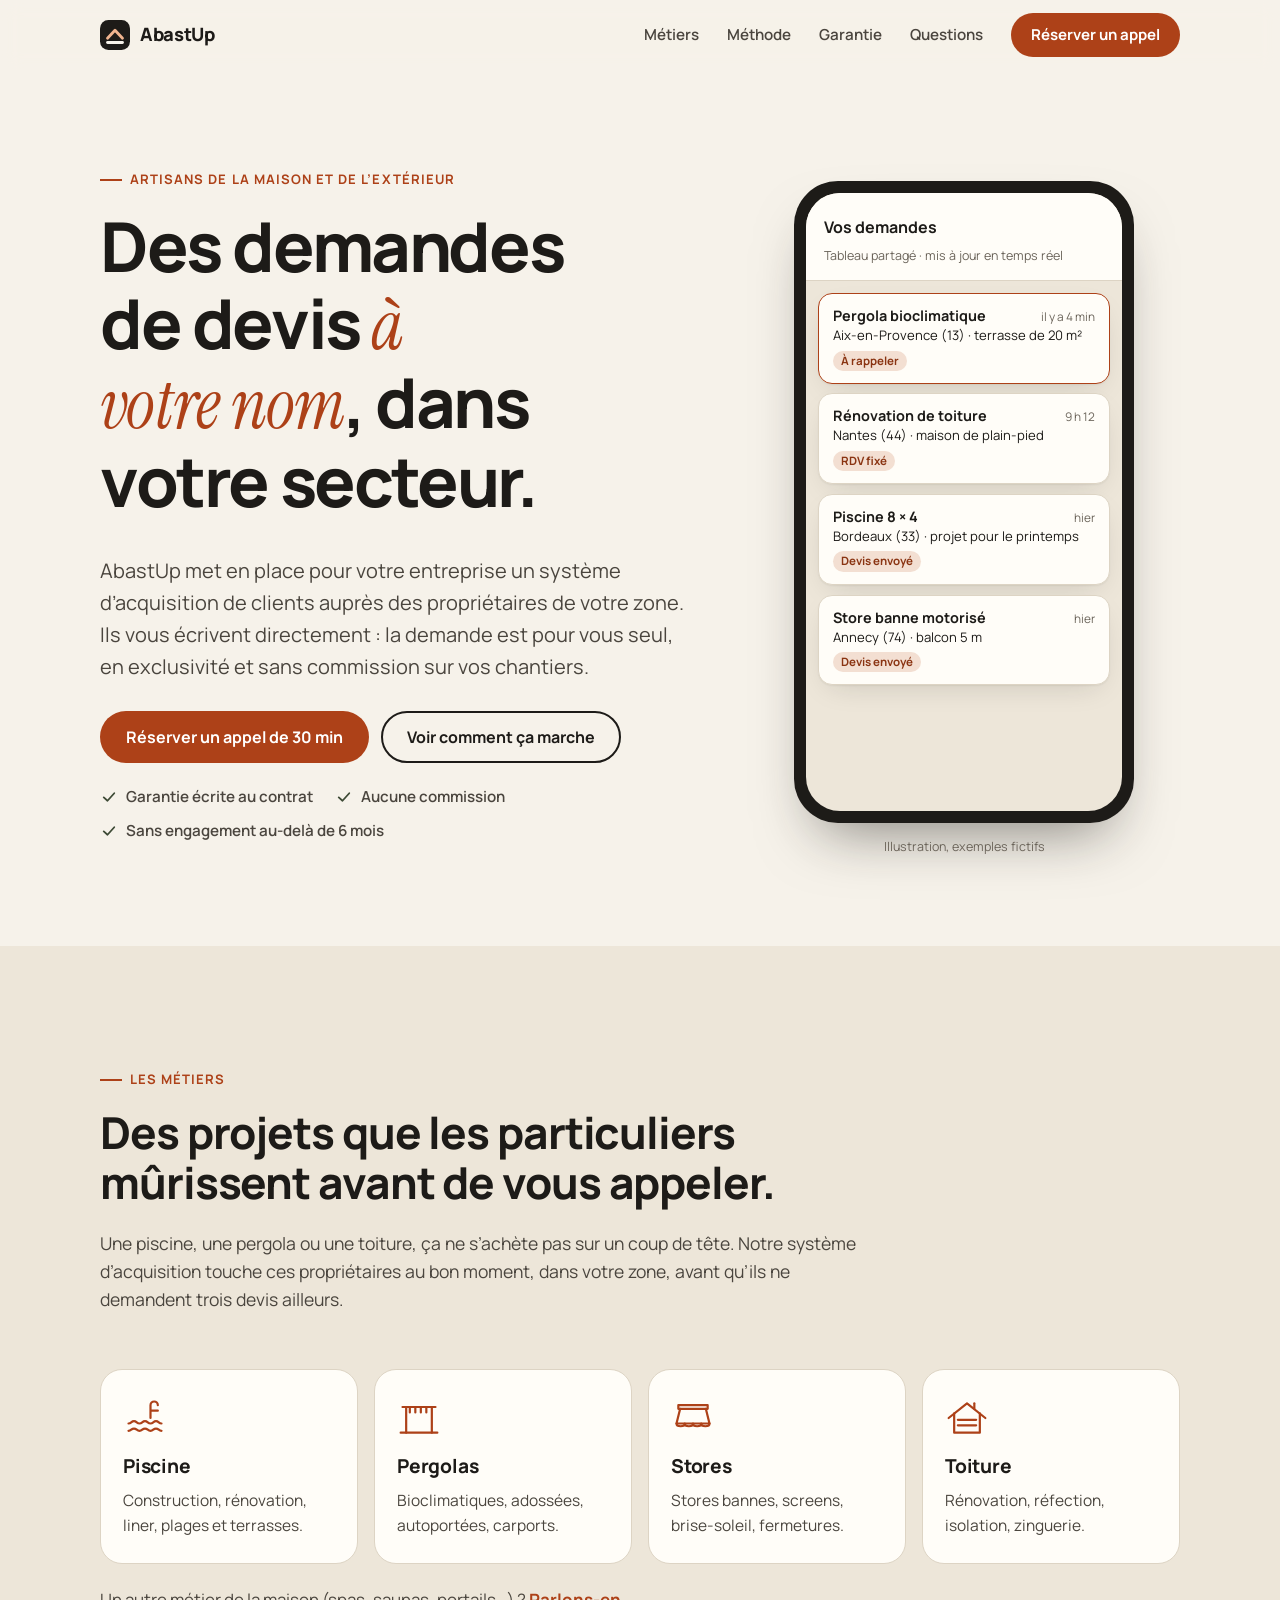
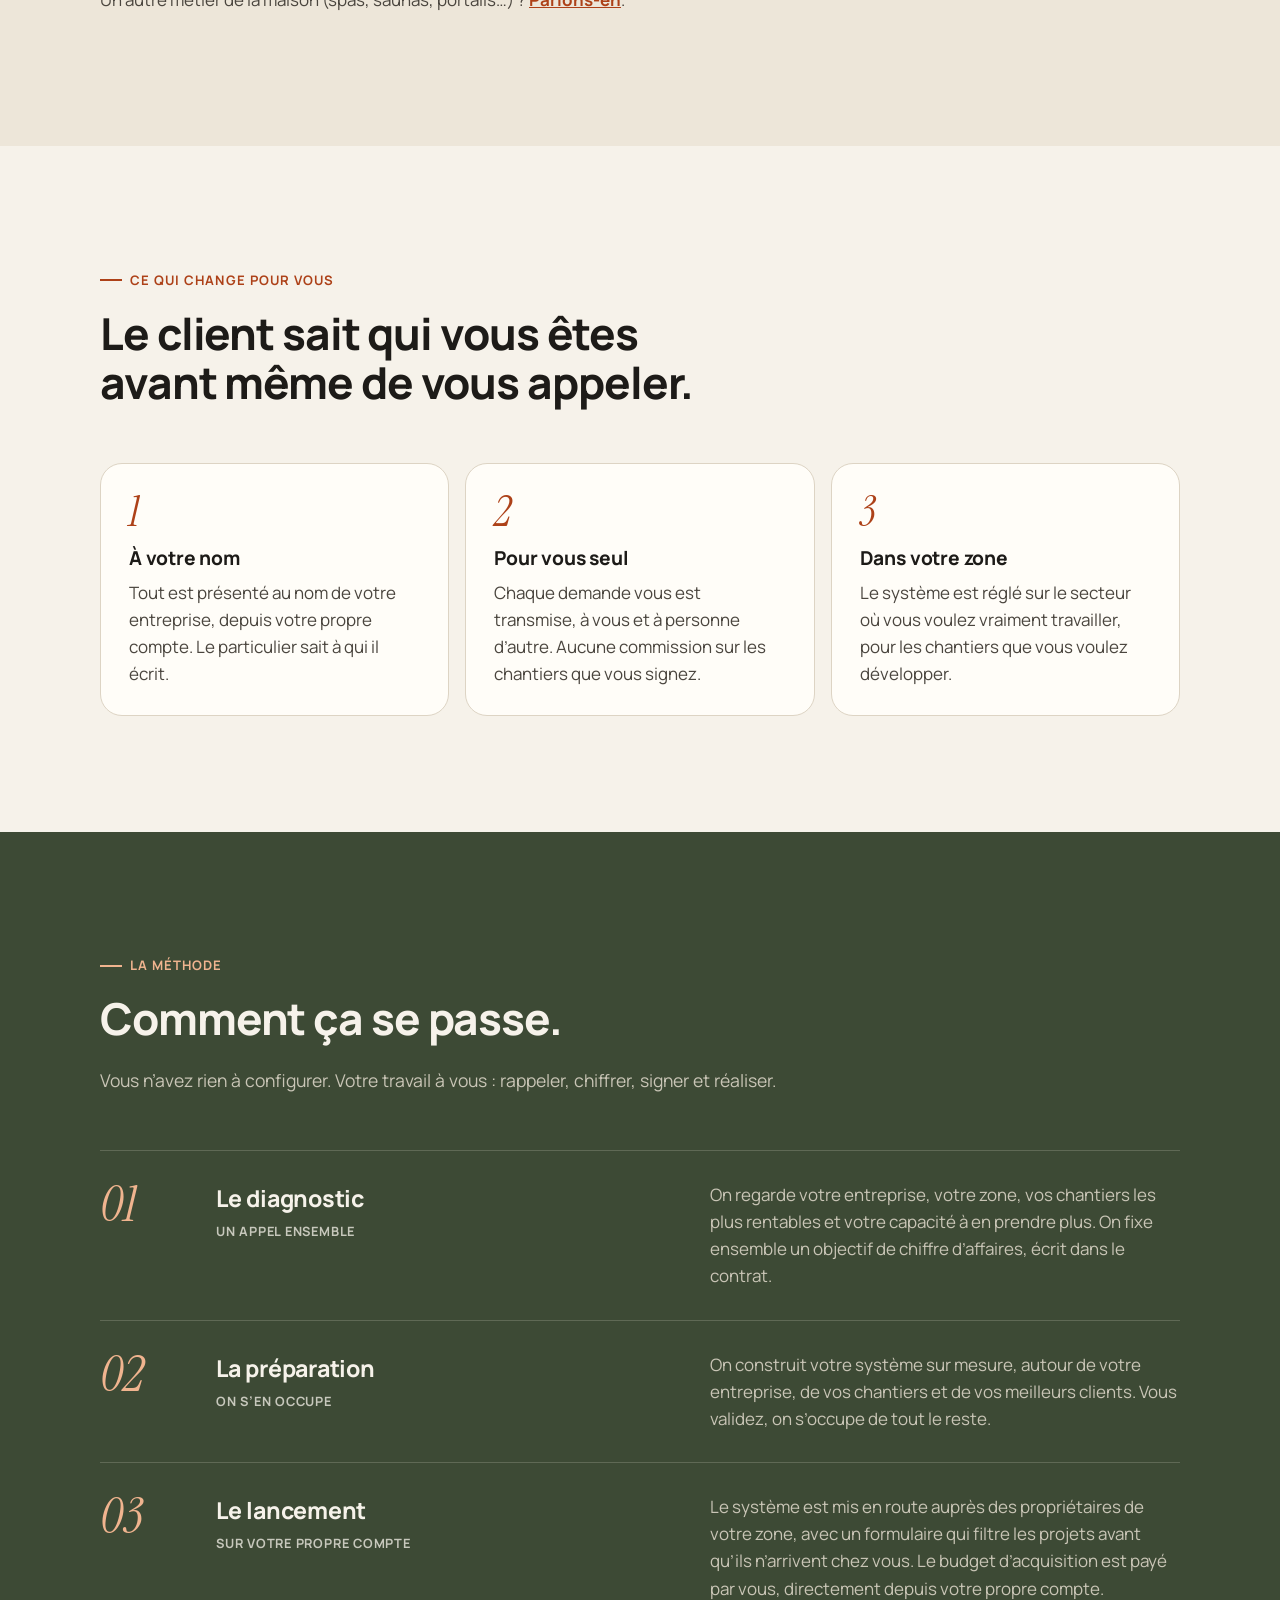
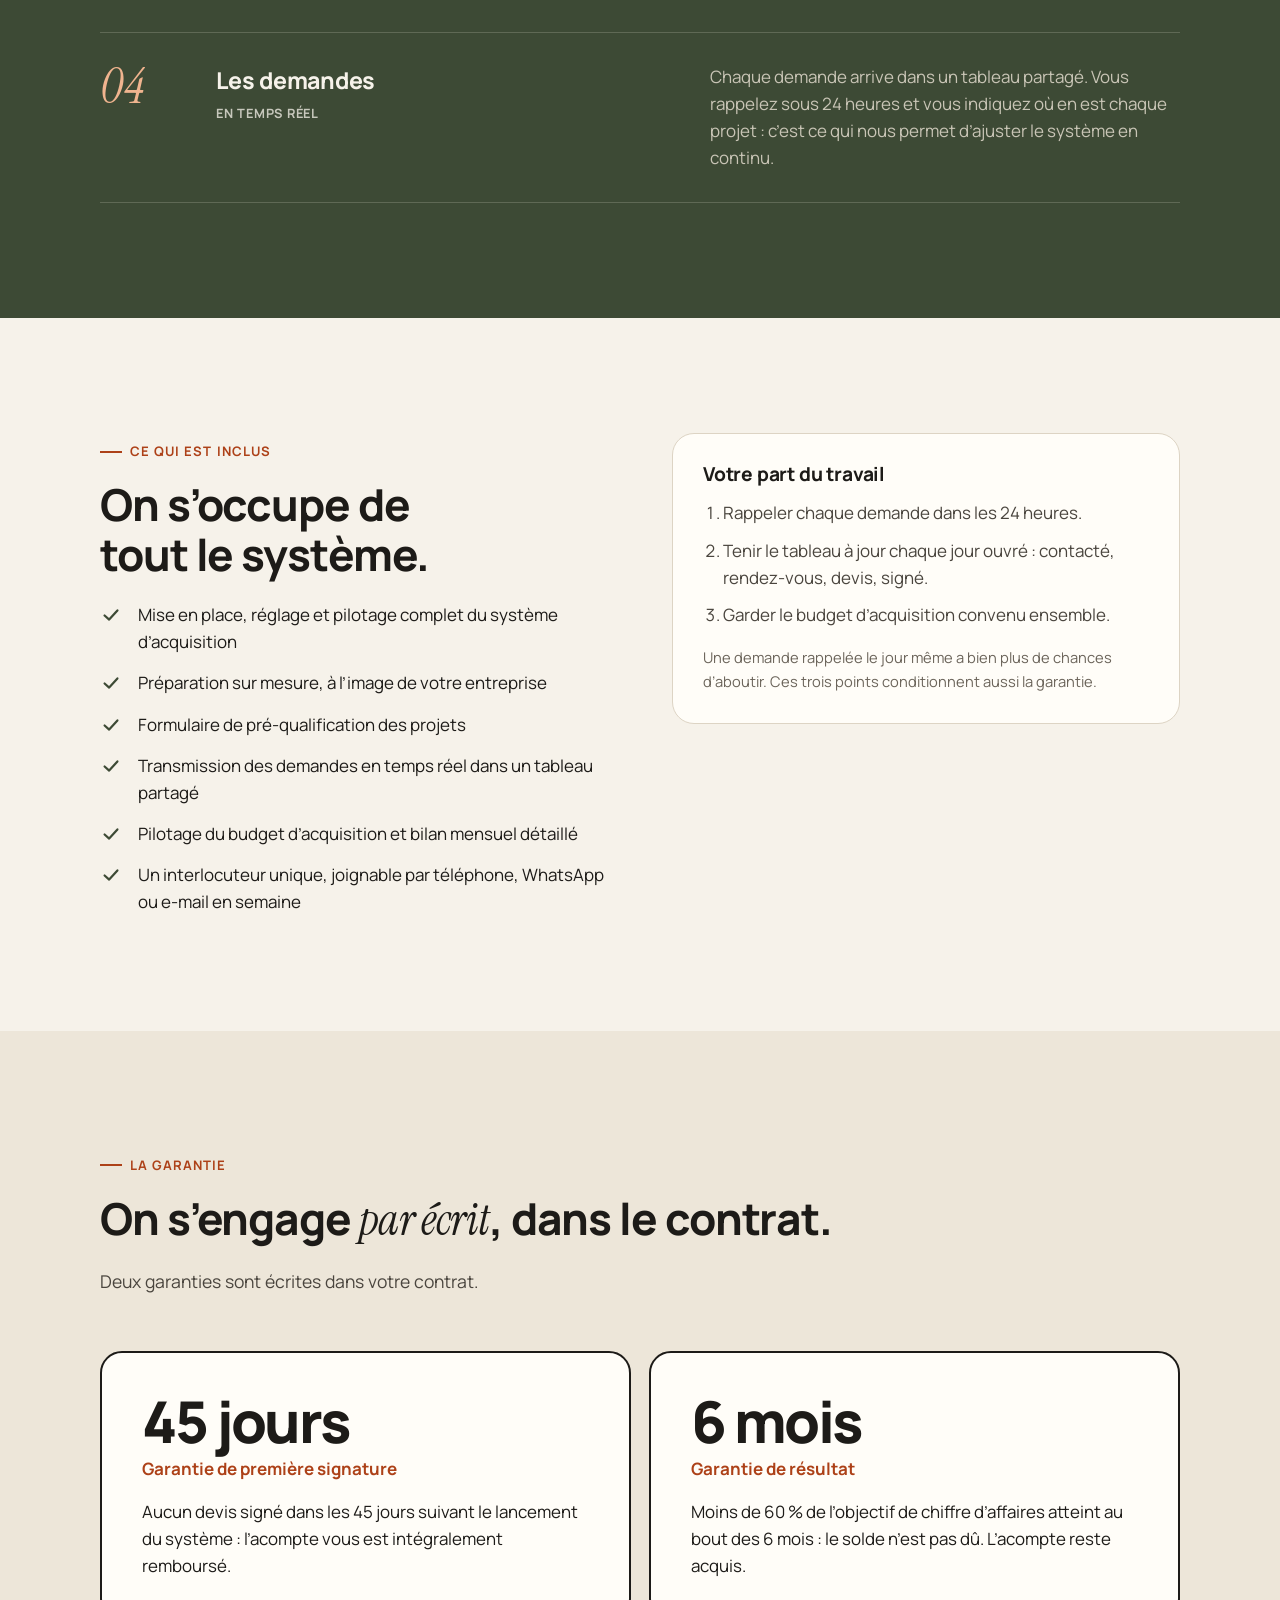
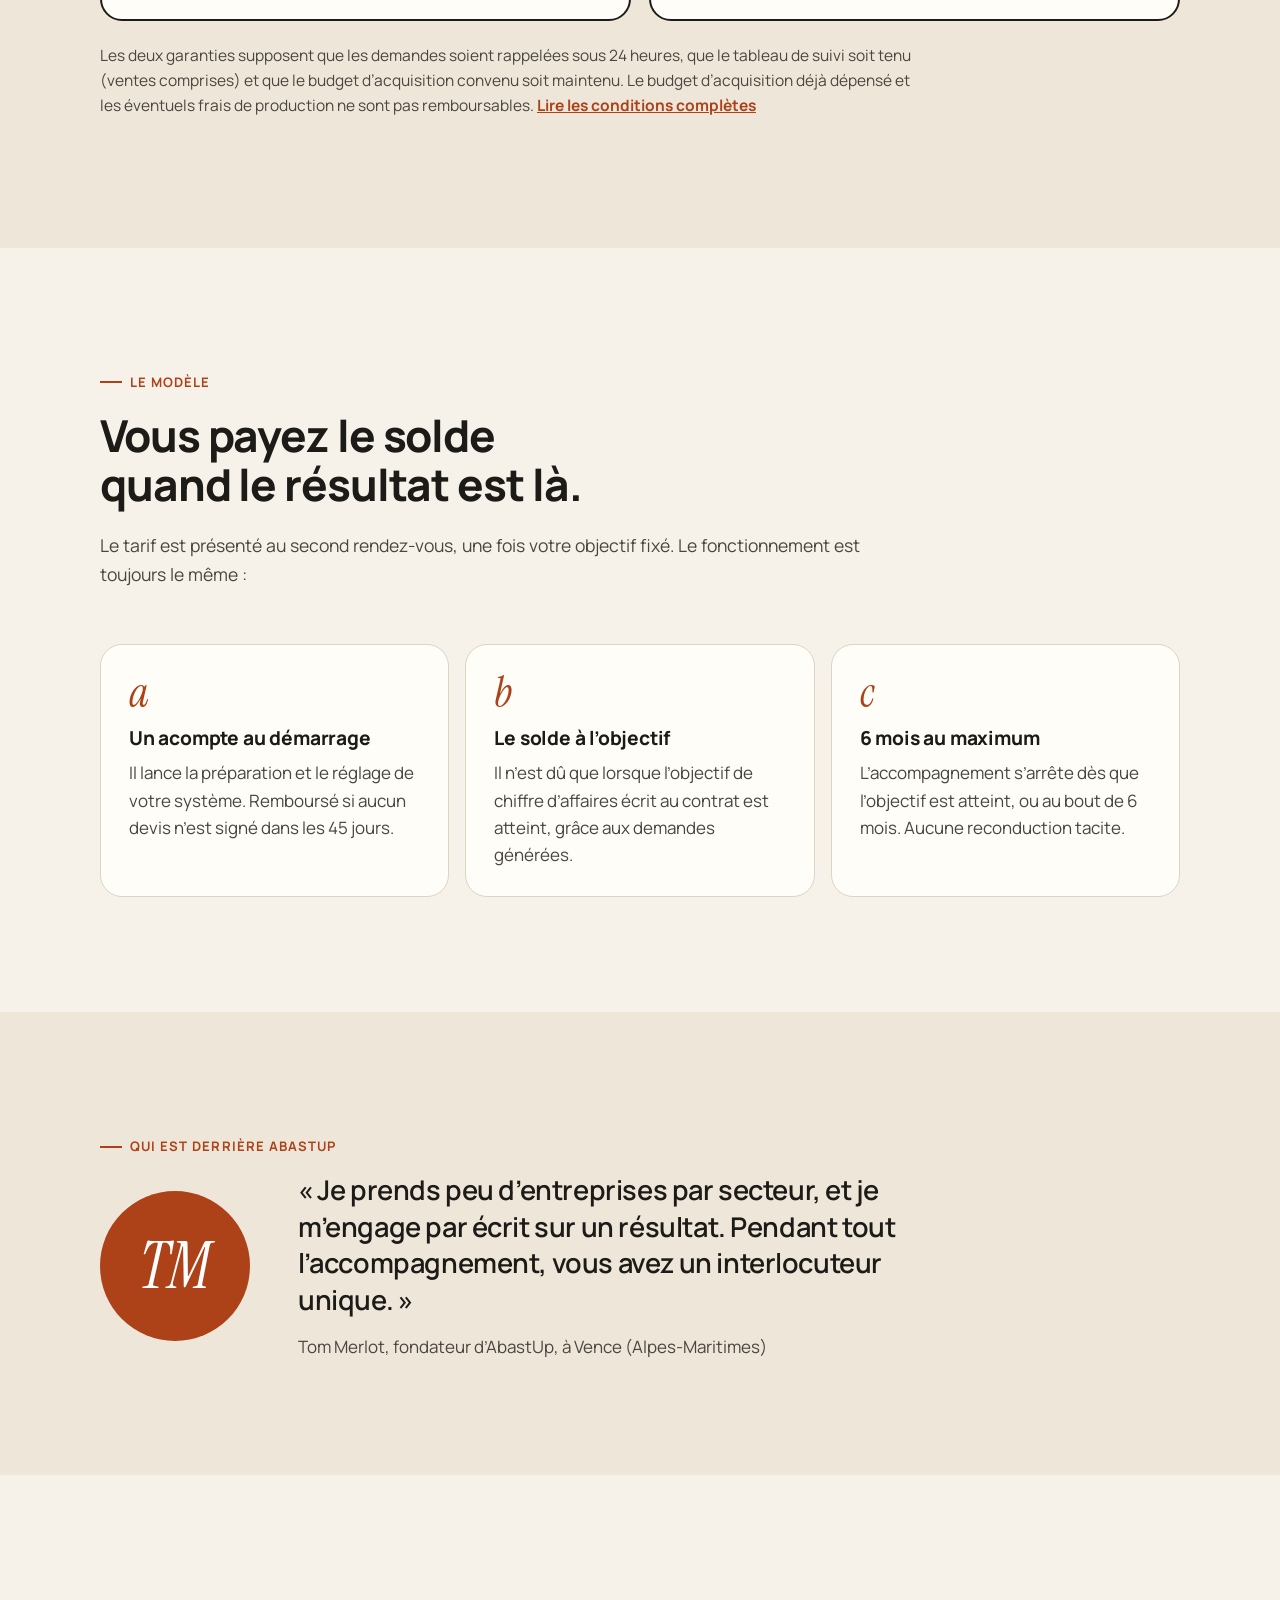
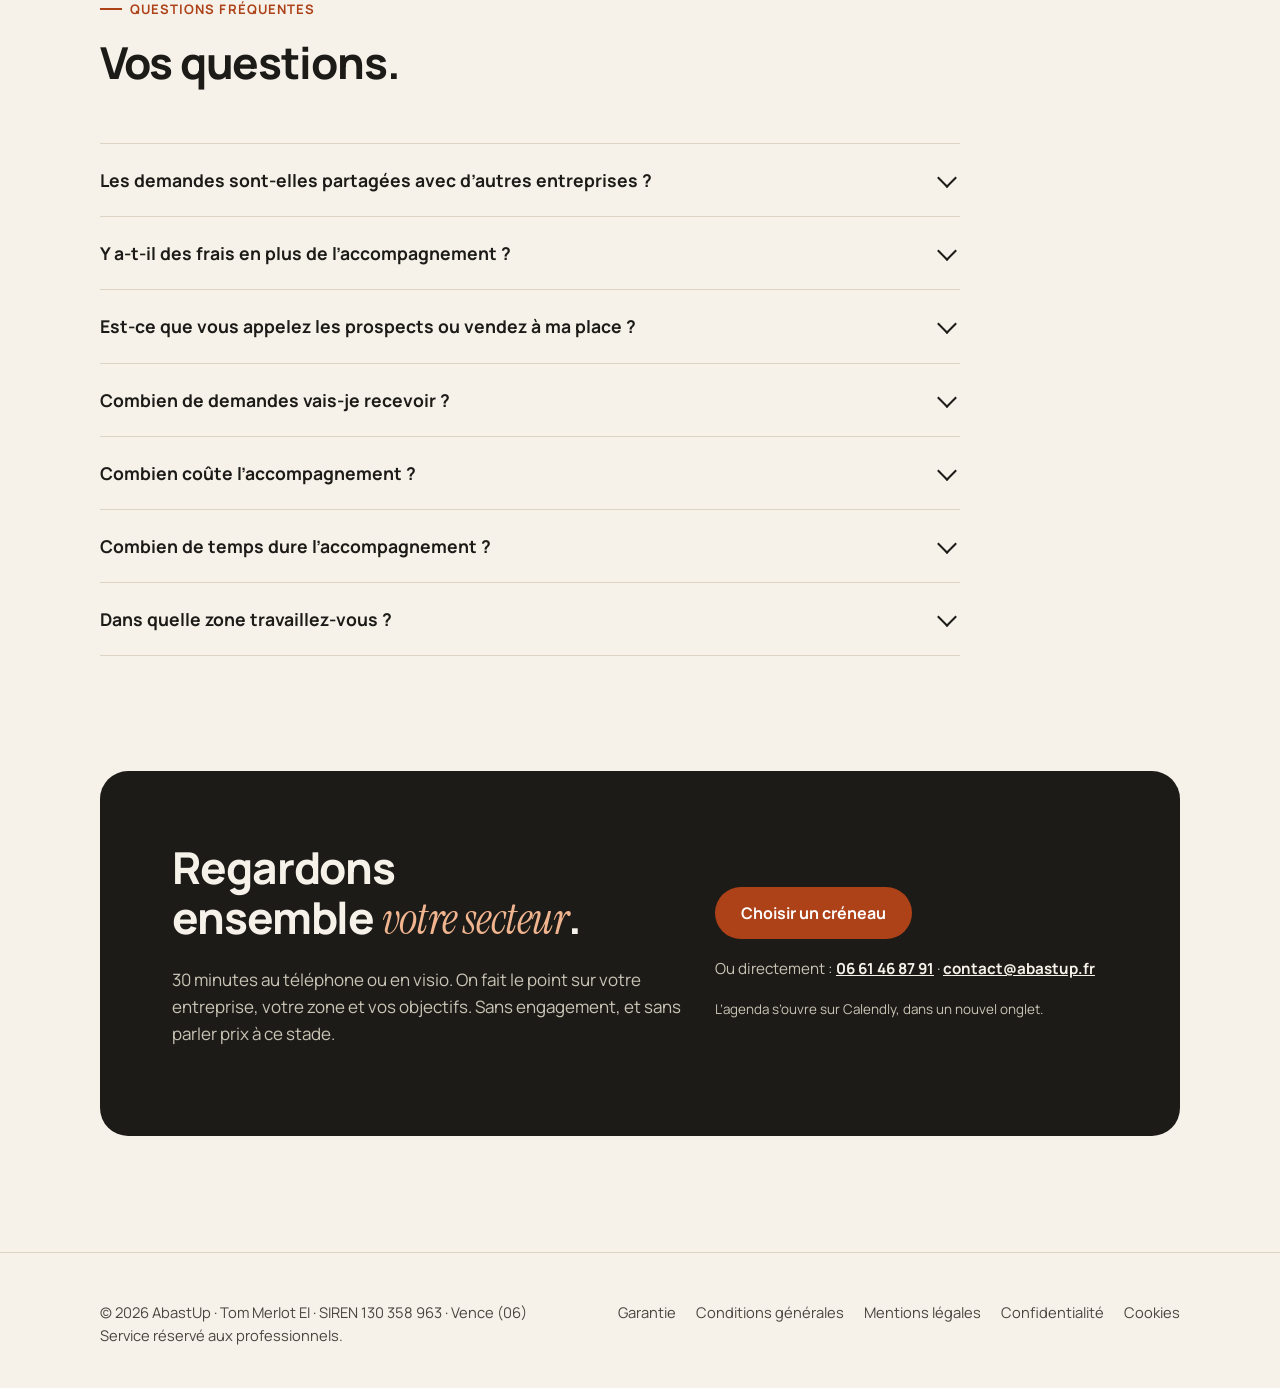
<file: index.html>
<!doctype html>
<html lang="fr">
<head>
  <meta charset="utf-8">
  <meta name="viewport" content="width=device-width, initial-scale=1">
  <title>AbastUp | Des clients pour les artisans, sans commission</title>
  <meta name="description" content="AbastUp met en place un système d’acquisition de clients pour les artisans de la piscine, de la pergola, du store et de la toiture. Les demandes arrivent à votre nom, pour vous seul, sans commission. Garantie écrite au contrat.">
  <link rel="canonical" href="https://abastup.fr/">
  <meta name="theme-color" content="#f6f2ea">
  <link rel="icon" href="favicon.svg" type="image/svg+xml">
  <link rel="manifest" href="site.webmanifest">
  <link rel="preload" href="assets/fonts/manrope-latin-wght-normal.woff2" as="font" type="font/woff2" crossorigin>
  <link rel="stylesheet" href="assets/css/site.css">

  <meta property="og:type" content="website">
  <meta property="og:locale" content="fr_FR">
  <meta property="og:site_name" content="AbastUp">
  <meta property="og:title" content="AbastUp | Des clients pour les artisans, sans commission">
  <meta property="og:description" content="Un système d’acquisition de clients à votre nom pour les artisans. Les demandes arrivent chez vous, pour vous seul, sans commission.">
  <meta property="og:url" content="https://abastup.fr/">

  <script>document.documentElement.classList.add('js');</script>

  <script type="application/ld+json">
  {
    "@context": "https://schema.org",
    "@type": "ProfessionalService",
    "name": "AbastUp",
    "description": "Génération de demandes de devis pour les artisans (piscine, pergolas, stores, toiture) grâce à un système d’acquisition de clients, à leur nom et sans commission.",
    "url": "https://abastup.fr/",
    "founder": { "@type": "Person", "name": "Tom Merlot" },
    "areaServed": { "@type": "Country", "name": "France" },
    "email": "contact@abastup.fr",
    "telephone": "+33 6 61 46 87 91",
    "address": { "@type": "PostalAddress", "streetAddress": "511 avenue Général Leclerc", "addressLocality": "Vence", "postalCode": "06140", "addressCountry": "FR" }
  }
  </script>
  <script type="application/ld+json">
  {
    "@context": "https://schema.org",
    "@type": "FAQPage",
    "mainEntity": [
      { "@type": "Question", "name": "Les demandes sont-elles partagées avec d’autres entreprises ?",
        "acceptedAnswer": { "@type": "Answer", "text": "Non. Le système fonctionne au nom de votre entreprise, depuis votre propre compte, et chaque demande n’est transmise qu’à vous. Il n’y a aucune commission sur vos chantiers." } },
      { "@type": "Question", "name": "Y a-t-il des frais en plus de l’accompagnement ?",
        "acceptedAnswer": { "@type": "Answer", "text": "Oui, un budget d’acquisition mensuel, que vous payez directement depuis votre propre compte : l’argent ne passe pas par nous. Le montant mensuel est fixé ensemble au contrat et ne change qu’avec votre accord écrit. Il est distinct de notre rémunération." } },
      { "@type": "Question", "name": "Est-ce que vous appelez les prospects ou vendez à ma place ?",
        "acceptedAnswer": { "@type": "Answer", "text": "Non. Nous générons les demandes et vous les transmettons en temps réel. Vous rappelez chaque demande sous 24 heures, vous fixez le rendez-vous et vous signez : c’est vous que le client veut rencontrer." } },
      { "@type": "Question", "name": "Combien de demandes vais-je recevoir ?",
        "acceptedAnswer": { "@type": "Answer", "text": "Nous ne promettons pas un nombre de demandes : il dépend de votre zone, de la saison et du budget d’acquisition. Notre engagement porte sur un objectif de chiffre d’affaires, fixé avec vous et écrit dans le contrat." } },
      { "@type": "Question", "name": "Combien coûte l’accompagnement ?",
        "acceptedAnswer": { "@type": "Answer", "text": "Le tarif est présenté au second rendez-vous, une fois votre objectif fixé ensemble. Le principe est toujours le même : une partie au démarrage, le solde uniquement quand l’objectif de chiffre d’affaires est atteint." } },
      { "@type": "Question", "name": "Combien de temps dure l’accompagnement ?",
        "acceptedAnswer": { "@type": "Answer", "text": "Six mois au maximum à partir du lancement du système. Il s’arrête dès que l’objectif est atteint, et il n’y a aucune reconduction tacite." } },
      { "@type": "Question", "name": "Dans quelle zone travaillez-vous ?",
        "acceptedAnswer": { "@type": "Answer", "text": "Partout en France. Le système est réglé sur votre propre zone d’intervention, celle où vous voulez vraiment travailler." } }
    ]
  }
  </script>
</head>
<body>
  <a class="skip" href="#contenu">Aller au contenu</a>

  <header class="site-header" id="top">
    <div class="wrap">
      <a class="logo" href="#top" aria-label="AbastUp, retour en haut">
        <svg viewBox="0 0 32 32" aria-hidden="true"><rect width="32" height="32" rx="9" fill="#1d1b18"/><path d="M8 19.5 16 11l8 8.5" fill="none" stroke="#f0b48f" stroke-width="3" stroke-linecap="round" stroke-linejoin="round"/><path d="M8 24h16" stroke="#f6f2ea" stroke-width="3" stroke-linecap="round"/></svg>
        AbastUp
      </a>
      <nav class="nav" aria-label="Navigation principale">
        <a href="#metiers">Métiers</a>
        <a href="#methode">Méthode</a>
        <a href="#garantie">Garantie</a>
        <a href="#faq">Questions</a>
        <a class="btn btn-primary btn-sm" href="#rdv">Réserver un appel</a>
      </nav>
    </div>
  </header>

  <main id="contenu">
    <section class="hero" aria-labelledby="titre">
      <div class="wrap">
        <div>
          <p class="eyebrow">Artisans de la maison et de l’extérieur</p>
          <h1 id="titre">Des demandes de devis <em class="s">à votre nom</em>, dans votre secteur.</h1>
          <p class="lead">AbastUp met en place pour votre entreprise un système d’acquisition de clients auprès des propriétaires de votre zone. Ils vous écrivent directement&nbsp;: la demande est pour vous seul, en exclusivité et sans commission sur vos chantiers.</p>
          <div class="hero-actions">
            <a class="btn btn-primary" href="#rdv">Réserver un appel de 30 min</a>
            <a class="btn btn-ghost" href="#methode">Voir comment ça marche</a>
          </div>
          <ul class="hero-proof">
            <li><svg viewBox="0 0 24 24" fill="none" stroke="currentColor" stroke-width="2.4" stroke-linecap="round" stroke-linejoin="round" aria-hidden="true"><path d="M5 12.5 10 17l9-10"/></svg>Garantie écrite au contrat</li>
            <li><svg viewBox="0 0 24 24" fill="none" stroke="currentColor" stroke-width="2.4" stroke-linecap="round" stroke-linejoin="round" aria-hidden="true"><path d="M5 12.5 10 17l9-10"/></svg>Aucune commission</li>
            <li><svg viewBox="0 0 24 24" fill="none" stroke="currentColor" stroke-width="2.4" stroke-linecap="round" stroke-linejoin="round" aria-hidden="true"><path d="M5 12.5 10 17l9-10"/></svg>Sans engagement au-delà de 6 mois</li>
          </ul>
        </div>

        <figure class="phone" data-nosnippet aria-label="Illustration : exemples de demandes reçues sur un téléphone">
          <div class="phone-screen">
            <div class="phone-top"><b>Vos demandes</b><span>Tableau partagé · mis à jour en temps réel</span></div>
            <ul class="leads">
              <li class="lead-card new"><div class="row"><b>Pergola bioclimatique</b><span class="when">il y a 4 min</span></div>Aix-en-Provence (13) · terrasse de 20 m²<br><span class="tag">À rappeler</span></li>
              <li class="lead-card"><div class="row"><b>Rénovation de toiture</b><span class="when">9 h 12</span></div>Nantes (44) · maison de plain-pied<br><span class="tag">RDV fixé</span></li>
              <li class="lead-card"><div class="row"><b>Piscine 8 × 4</b><span class="when">hier</span></div>Bordeaux (33) · projet pour le printemps<br><span class="tag">Devis envoyé</span></li>
              <li class="lead-card"><div class="row"><b>Store banne motorisé</b><span class="when">hier</span></div>Annecy (74) · balcon 5 m<br><span class="tag">Devis envoyé</span></li>
            </ul>
          </div>
          <figcaption class="phone-note">Illustration, exemples fictifs</figcaption>
        </figure>
      </div>
    </section>

    <section class="alt" id="metiers" aria-labelledby="t-metiers">
      <div class="wrap">
        <div class="section-head reveal">
          <p class="eyebrow">Les métiers</p>
          <h2 id="t-metiers">Des projets que les particuliers mûrissent avant de vous appeler.</h2>
          <p>Une piscine, une pergola ou une toiture, ça ne s’achète pas sur un coup de tête. Notre système d’acquisition touche ces propriétaires au bon moment, dans votre zone, avant qu’ils ne demandent trois devis ailleurs.</p>
        </div>
        <div class="trades">
          <article class="trade reveal">
            <svg viewBox="0 0 48 48" fill="none" stroke="currentColor" stroke-width="2.4" stroke-linecap="round" stroke-linejoin="round" aria-hidden="true"><path d="M6 30c3 0 3-2.5 6-2.5s3 2.5 6 2.5 3-2.5 6-2.5 3 2.5 6 2.5 3-2.5 6-2.5 3 2.5 6 2.5"/><path d="M6 38c3 0 3-2.5 6-2.5s3 2.5 6 2.5 3-2.5 6-2.5 3 2.5 6 2.5 3-2.5 6-2.5 3 2.5 6 2.5"/><path d="M30 24V10a4 4 0 0 1 8 0M30 16h8"/></svg>
            <h3>Piscine</h3>
            <p>Construction, rénovation, liner, plages et terrasses.</p>
          </article>
          <article class="trade reveal">
            <svg viewBox="0 0 48 48" fill="none" stroke="currentColor" stroke-width="2.4" stroke-linecap="round" stroke-linejoin="round" aria-hidden="true"><path d="M6 12h36M10 12v28M38 12v28"/><path d="M14 12v6M20 12v6M26 12v6M32 12v6"/><path d="M4 40h40"/></svg>
            <h3>Pergolas</h3>
            <p>Bioclimatiques, adossées, autoportées, carports.</p>
          </article>
          <article class="trade reveal">
            <svg viewBox="0 0 48 48" fill="none" stroke="currentColor" stroke-width="2.4" stroke-linecap="round" stroke-linejoin="round" aria-hidden="true"><path d="M8 10h32v4H8z"/><path d="M10 14 6 30h36l-4-16"/><path d="M6 30c0 2 2 3 4.5 3S15 32 15 30c0 2 2 3 4.5 3S24 32 24 30c0 2 2 3 4.5 3S33 32 33 30c0 2 2 3 4.5 3S42 32 42 30"/></svg>
            <h3>Stores</h3>
            <p>Stores bannes, screens, brise-soleil, fermetures.</p>
          </article>
          <article class="trade reveal">
            <svg viewBox="0 0 48 48" fill="none" stroke="currentColor" stroke-width="2.4" stroke-linecap="round" stroke-linejoin="round" aria-hidden="true"><path d="M4 24 24 8l20 16"/><path d="M10 19v21h28V19"/><path d="M14 26h20M14 32h20"/><path d="M32 8v6"/></svg>
            <h3>Toiture</h3>
            <p>Rénovation, réfection, isolation, zinguerie.</p>
          </article>
        </div>
        <p class="reveal" style="margin-top:22px;color:var(--ink-2)">Un autre métier de la maison (spas, saunas, portails…)&nbsp;? <a href="#rdv" style="font-weight:700;color:var(--accent)">Parlons-en</a>.</p>
      </div>
    </section>

    <section aria-labelledby="t-diff">
      <div class="wrap">
        <div class="section-head reveal">
          <p class="eyebrow">Ce qui change pour vous</p>
          <h2 id="t-diff">Le client sait qui vous êtes avant même de vous appeler.</h2>
        </div>
        <div class="compare">
          <div class="point reveal">
            <span class="num">1</span>
            <h3>À votre nom</h3>
            <p>Tout est présenté au nom de votre entreprise, depuis votre propre compte. Le particulier sait à qui il écrit.</p>
          </div>
          <div class="point reveal">
            <span class="num">2</span>
            <h3>Pour vous seul</h3>
            <p>Chaque demande vous est transmise, à vous et à personne d’autre. Aucune commission sur les chantiers que vous signez.</p>
          </div>
          <div class="point reveal">
            <span class="num">3</span>
            <h3>Dans votre zone</h3>
            <p>Le système est réglé sur le secteur où vous voulez vraiment travailler, pour les chantiers que vous voulez développer.</p>
          </div>
        </div>
      </div>
    </section>

    <section class="dark" id="methode" aria-labelledby="t-methode">
      <div class="wrap">
        <div class="section-head reveal">
          <p class="eyebrow">La méthode</p>
          <h2 id="t-methode">Comment ça se passe.</h2>
          <p>Vous n’avez rien à configurer. Votre travail à vous&nbsp;: rappeler, chiffrer, signer et réaliser.</p>
        </div>
        <ol class="steps">
          <li class="step reveal">
            <span class="n">01</span>
            <div><h3>Le diagnostic</h3><span class="who">Un appel ensemble</span></div>
            <p>On regarde votre entreprise, votre zone, vos chantiers les plus rentables et votre capacité à en prendre plus. On fixe ensemble un objectif de chiffre d’affaires, écrit dans le contrat.</p>
          </li>
          <li class="step reveal">
            <span class="n">02</span>
            <div><h3>La préparation</h3><span class="who">On s’en occupe</span></div>
            <p>On construit votre système sur mesure, autour de votre entreprise, de vos chantiers et de vos meilleurs clients. Vous validez, on s’occupe de tout le reste.</p>
          </li>
          <li class="step reveal">
            <span class="n">03</span>
            <div><h3>Le lancement</h3><span class="who">Sur votre propre compte</span></div>
            <p>Le système est mis en route auprès des propriétaires de votre zone, avec un formulaire qui filtre les projets avant qu’ils n’arrivent chez vous. Le budget d’acquisition est payé par vous, directement depuis votre propre compte.</p>
          </li>
          <li class="step reveal">
            <span class="n">04</span>
            <div><h3>Les demandes</h3><span class="who">En temps réel</span></div>
            <p>Chaque demande arrive dans un tableau partagé. Vous rappelez sous 24 heures et vous indiquez où en est chaque projet&nbsp;: c’est ce qui nous permet d’ajuster le système en continu.</p>
          </li>
        </ol>
      </div>
    </section>

    <section aria-labelledby="t-inclus">
      <div class="wrap included">
        <div class="reveal">
          <p class="eyebrow">Ce qui est inclus</p>
          <h2 id="t-inclus">On s’occupe de tout le système.</h2>
          <ul class="checks">
            <li><svg viewBox="0 0 24 24" fill="none" stroke="currentColor" stroke-width="2.4" stroke-linecap="round" stroke-linejoin="round" aria-hidden="true"><path d="M5 12.5 10 17l9-10"/></svg><span>Mise en place, réglage et pilotage complet du système d’acquisition</span></li>
            <li><svg viewBox="0 0 24 24" fill="none" stroke="currentColor" stroke-width="2.4" stroke-linecap="round" stroke-linejoin="round" aria-hidden="true"><path d="M5 12.5 10 17l9-10"/></svg><span>Préparation sur mesure, à l’image de votre entreprise</span></li>
            <li><svg viewBox="0 0 24 24" fill="none" stroke="currentColor" stroke-width="2.4" stroke-linecap="round" stroke-linejoin="round" aria-hidden="true"><path d="M5 12.5 10 17l9-10"/></svg><span>Formulaire de pré-qualification des projets</span></li>
            <li><svg viewBox="0 0 24 24" fill="none" stroke="currentColor" stroke-width="2.4" stroke-linecap="round" stroke-linejoin="round" aria-hidden="true"><path d="M5 12.5 10 17l9-10"/></svg><span>Transmission des demandes en temps réel dans un tableau partagé</span></li>
            <li><svg viewBox="0 0 24 24" fill="none" stroke="currentColor" stroke-width="2.4" stroke-linecap="round" stroke-linejoin="round" aria-hidden="true"><path d="M5 12.5 10 17l9-10"/></svg><span>Pilotage du budget d’acquisition et bilan mensuel détaillé</span></li>
            <li><svg viewBox="0 0 24 24" fill="none" stroke="currentColor" stroke-width="2.4" stroke-linecap="round" stroke-linejoin="round" aria-hidden="true"><path d="M5 12.5 10 17l9-10"/></svg><span>Un interlocuteur unique, joignable par téléphone, WhatsApp ou e-mail en semaine</span></li>
          </ul>
        </div>
        <aside class="you-do reveal" aria-labelledby="t-vous">
          <h3 id="t-vous">Votre part du travail</h3>
          <ol>
            <li>Rappeler chaque demande dans les 24 heures.</li>
            <li>Tenir le tableau à jour chaque jour ouvré&nbsp;: contacté, rendez-vous, devis, signé.</li>
            <li>Garder le budget d’acquisition convenu ensemble.</li>
          </ol>
          <p class="small">Une demande rappelée le jour même a bien plus de chances d’aboutir. Ces trois points conditionnent aussi la garantie.</p>
        </aside>
      </div>
    </section>

    <section class="alt" id="garantie" aria-labelledby="t-garantie">
      <div class="wrap">
        <div class="section-head reveal">
          <p class="eyebrow">La garantie</p>
          <h2 id="t-garantie">On s’engage <em class="s">par écrit</em>, dans le contrat.</h2>
          <p>Deux garanties sont écrites dans votre contrat.</p>
        </div>
        <div class="guarantee">
          <div class="g-card reveal">
            <span class="big">45 jours</span>
            <span class="unit">Garantie de première signature</span>
            <p>Aucun devis signé dans les 45&nbsp;jours suivant le lancement du système&nbsp;: l’acompte vous est intégralement remboursé.</p>
          </div>
          <div class="g-card reveal">
            <span class="big">6 mois</span>
            <span class="unit">Garantie de résultat</span>
            <p>Moins de 60&nbsp;% de l’objectif de chiffre d’affaires atteint au bout des 6&nbsp;mois&nbsp;: le solde n’est pas dû. L’acompte reste acquis.</p>
          </div>
        </div>
        <p class="g-foot reveal">Les deux garanties supposent que les demandes soient rappelées sous 24 heures, que le tableau de suivi soit tenu (ventes comprises) et que le budget d’acquisition convenu soit maintenu. Le budget d’acquisition déjà dépensé et les éventuels frais de production ne sont pas remboursables. <a href="garantie.html">Lire les conditions complètes</a></p>
      </div>
    </section>

    <section aria-labelledby="t-modele">
      <div class="wrap">
        <div class="section-head reveal">
          <p class="eyebrow">Le modèle</p>
          <h2 id="t-modele">Vous payez le solde quand le résultat est là.</h2>
          <p>Le tarif est présenté au second rendez-vous, une fois votre objectif fixé. Le fonctionnement est toujours le même&nbsp;:</p>
        </div>
        <div class="model">
          <div class="point reveal">
            <span class="num">a</span>
            <h3>Un acompte au démarrage</h3>
            <p>Il lance la préparation et le réglage de votre système. Remboursé si aucun devis n’est signé dans les 45 jours.</p>
          </div>
          <div class="point reveal">
            <span class="num">b</span>
            <h3>Le solde à l’objectif</h3>
            <p>Il n’est dû que lorsque l’objectif de chiffre d’affaires écrit au contrat est atteint, grâce aux demandes générées.</p>
          </div>
          <div class="point reveal">
            <span class="num">c</span>
            <h3>6 mois au maximum</h3>
            <p>L’accompagnement s’arrête dès que l’objectif est atteint, ou au bout de 6 mois. Aucune reconduction tacite.</p>
          </div>
        </div>
      </div>
    </section>

    <section class="alt" aria-labelledby="t-fondateur">
      <div class="wrap">
        <h2 id="t-fondateur" class="eyebrow" style="font-size:.82rem;letter-spacing:.08em">Qui est derrière AbastUp</h2>
        <div class="founder reveal">
          <div class="monogram" aria-hidden="true">TM</div>
          <div>
            <blockquote>«&nbsp;Je prends peu d’entreprises par secteur, et je m’engage par écrit sur un résultat. Pendant tout l’accompagnement, vous avez un interlocuteur unique.&nbsp;»</blockquote>
            <cite>Tom Merlot, fondateur d’AbastUp, à Vence (Alpes-Maritimes)</cite>
          </div>
        </div>
      </div>
    </section>

    <section id="faq" aria-labelledby="t-faq">
      <div class="wrap">
        <div class="section-head reveal">
          <p class="eyebrow">Questions fréquentes</p>
          <h2 id="t-faq">Vos questions.</h2>
        </div>
        <div class="faq reveal">
          <details><summary>Les demandes sont-elles partagées avec d’autres entreprises&nbsp;?</summary><p>Non. Le système fonctionne au nom de votre entreprise, depuis votre propre compte, et chaque demande n’est transmise qu’à vous. Il n’y a aucune commission sur vos chantiers.</p></details>
          <details><summary>Y a-t-il des frais en plus de l’accompagnement&nbsp;?</summary><p>Oui, un budget d’acquisition mensuel, que vous payez directement depuis votre propre compte : l’argent ne passe pas par nous. Le montant mensuel est fixé ensemble au contrat et ne change qu’avec votre accord écrit. Il est distinct de notre rémunération.</p></details>
          <details><summary>Est-ce que vous appelez les prospects ou vendez à ma place&nbsp;?</summary><p>Non. Nous générons les demandes et vous les transmettons en temps réel. Vous rappelez chaque demande sous 24 heures, vous fixez le rendez-vous et vous signez&nbsp;: c’est vous que le client veut rencontrer.</p></details>
          <details><summary>Combien de demandes vais-je recevoir&nbsp;?</summary><p>Nous ne promettons pas un nombre de demandes&nbsp;: il dépend de votre zone, de la saison et du budget d’acquisition. Notre engagement porte sur un objectif de chiffre d’affaires, fixé avec vous et écrit dans le contrat.</p></details>
          <details><summary>Combien coûte l’accompagnement&nbsp;?</summary><p>Le tarif est présenté au second rendez-vous, une fois votre objectif fixé ensemble. Le principe est toujours le même&nbsp;: une partie au démarrage, le solde uniquement quand l’objectif de chiffre d’affaires est atteint.</p></details>
          <details><summary>Combien de temps dure l’accompagnement&nbsp;?</summary><p>Six mois au maximum à partir du lancement du système. Il s’arrête dès que l’objectif est atteint, et il n’y a aucune reconduction tacite.</p></details>
          <details><summary>Dans quelle zone travaillez-vous&nbsp;?</summary><p>Partout en France. Le système est réglé sur votre propre zone d’intervention, celle où vous voulez vraiment travailler.</p></details>
        </div>
      </div>
    </section>

    <section id="rdv" aria-labelledby="t-rdv">
      <div class="wrap">
        <div class="cta reveal">
          <div>
            <h2 id="t-rdv">Regardons ensemble <em class="s">votre secteur</em>.</h2>
            <p>30 minutes au téléphone ou en visio. On fait le point sur votre entreprise, votre zone et vos objectifs. Sans engagement, et sans parler prix à ce stade.</p>
          </div>
          <div class="cta-actions">
            <a class="btn btn-primary" href="https://calendly.com/t-merlot08/30min" target="_blank" rel="noopener">Choisir un créneau</a>
            <p class="cta-contact">Ou directement&nbsp;: <a href="tel:+33661468791">06 61 46 87 91</a> · <a href="mailto:contact@abastup.fr">contact@abastup.fr</a></p>
            <p class="cta-contact" style="font-size:.84rem">L’agenda s’ouvre sur Calendly, dans un nouvel onglet.</p>
          </div>
        </div>
      </div>
    </section>
  </main>

  <a class="mobile-cta" href="#rdv">Réserver un appel de 30 min</a>

  <footer class="site-footer">
    <div class="wrap">
      <div>© 2026 AbastUp · Tom Merlot EI · SIREN 130 358 963 · Vence (06)<br>Service réservé aux professionnels.</div>
      <nav aria-label="Informations légales">
        <a href="garantie.html">Garantie</a>
        <a href="conditions-generales.html">Conditions générales</a>
        <a href="mentions-legales.html">Mentions légales</a>
        <a href="confidentialite.html">Confidentialité</a>
        <a href="cookies.html">Cookies</a>
      </nav>
    </div>
  </footer>

  <script>
    (function () {
      var h = document.querySelector('.site-header');
      var on = function () { h.classList.toggle('scrolled', window.scrollY > 8); };
      on(); window.addEventListener('scroll', on, { passive: true });
    })();
    (function () {
      var b = document.querySelector('.mobile-cta'), hero = document.querySelector('.hero-actions'), rdv = document.getElementById('rdv');
      if (!b || !('IntersectionObserver' in window)) { if (b) b.classList.add('show'); return; }
      var pastHero = false, onRdv = false;
      var upd = function () { b.classList.toggle('show', pastHero && !onRdv); };
      new IntersectionObserver(function (e) { pastHero = !e[0].isIntersecting && e[0].boundingClientRect.top < 0; upd(); }).observe(hero);
      new IntersectionObserver(function (e) { onRdv = e[0].isIntersecting; upd(); }).observe(rdv);
    })();
    (function () {
      var els = document.querySelectorAll('.reveal');
      if (!('IntersectionObserver' in window)) { els.forEach(function (e) { e.classList.add('in'); }); return; }
      var io = new IntersectionObserver(function (entries) {
        entries.forEach(function (en) { if (en.isIntersecting) { en.target.classList.add('in'); io.unobserve(en.target); } });
      }, { rootMargin: '0px 0px -8% 0px' });
      els.forEach(function (e) { io.observe(e); });
    })();
  </script>
</body>
</html>
</file>
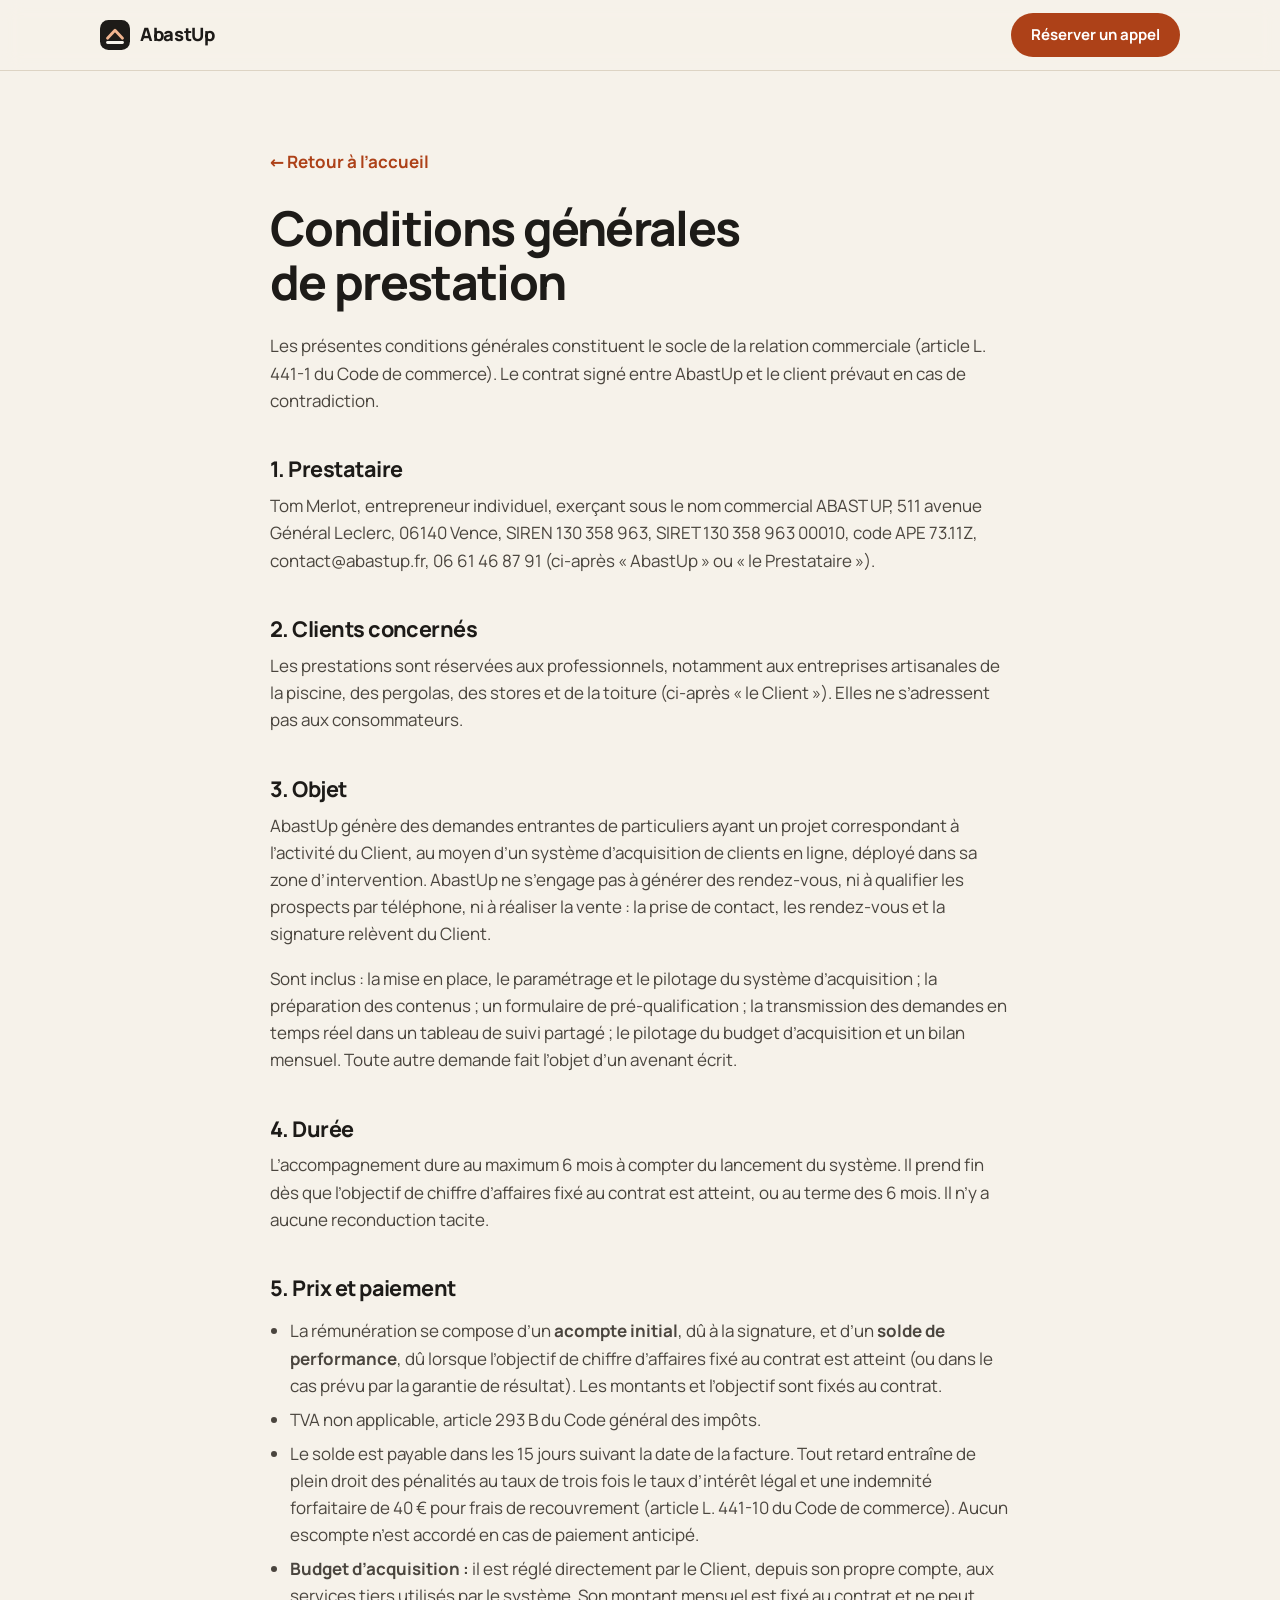
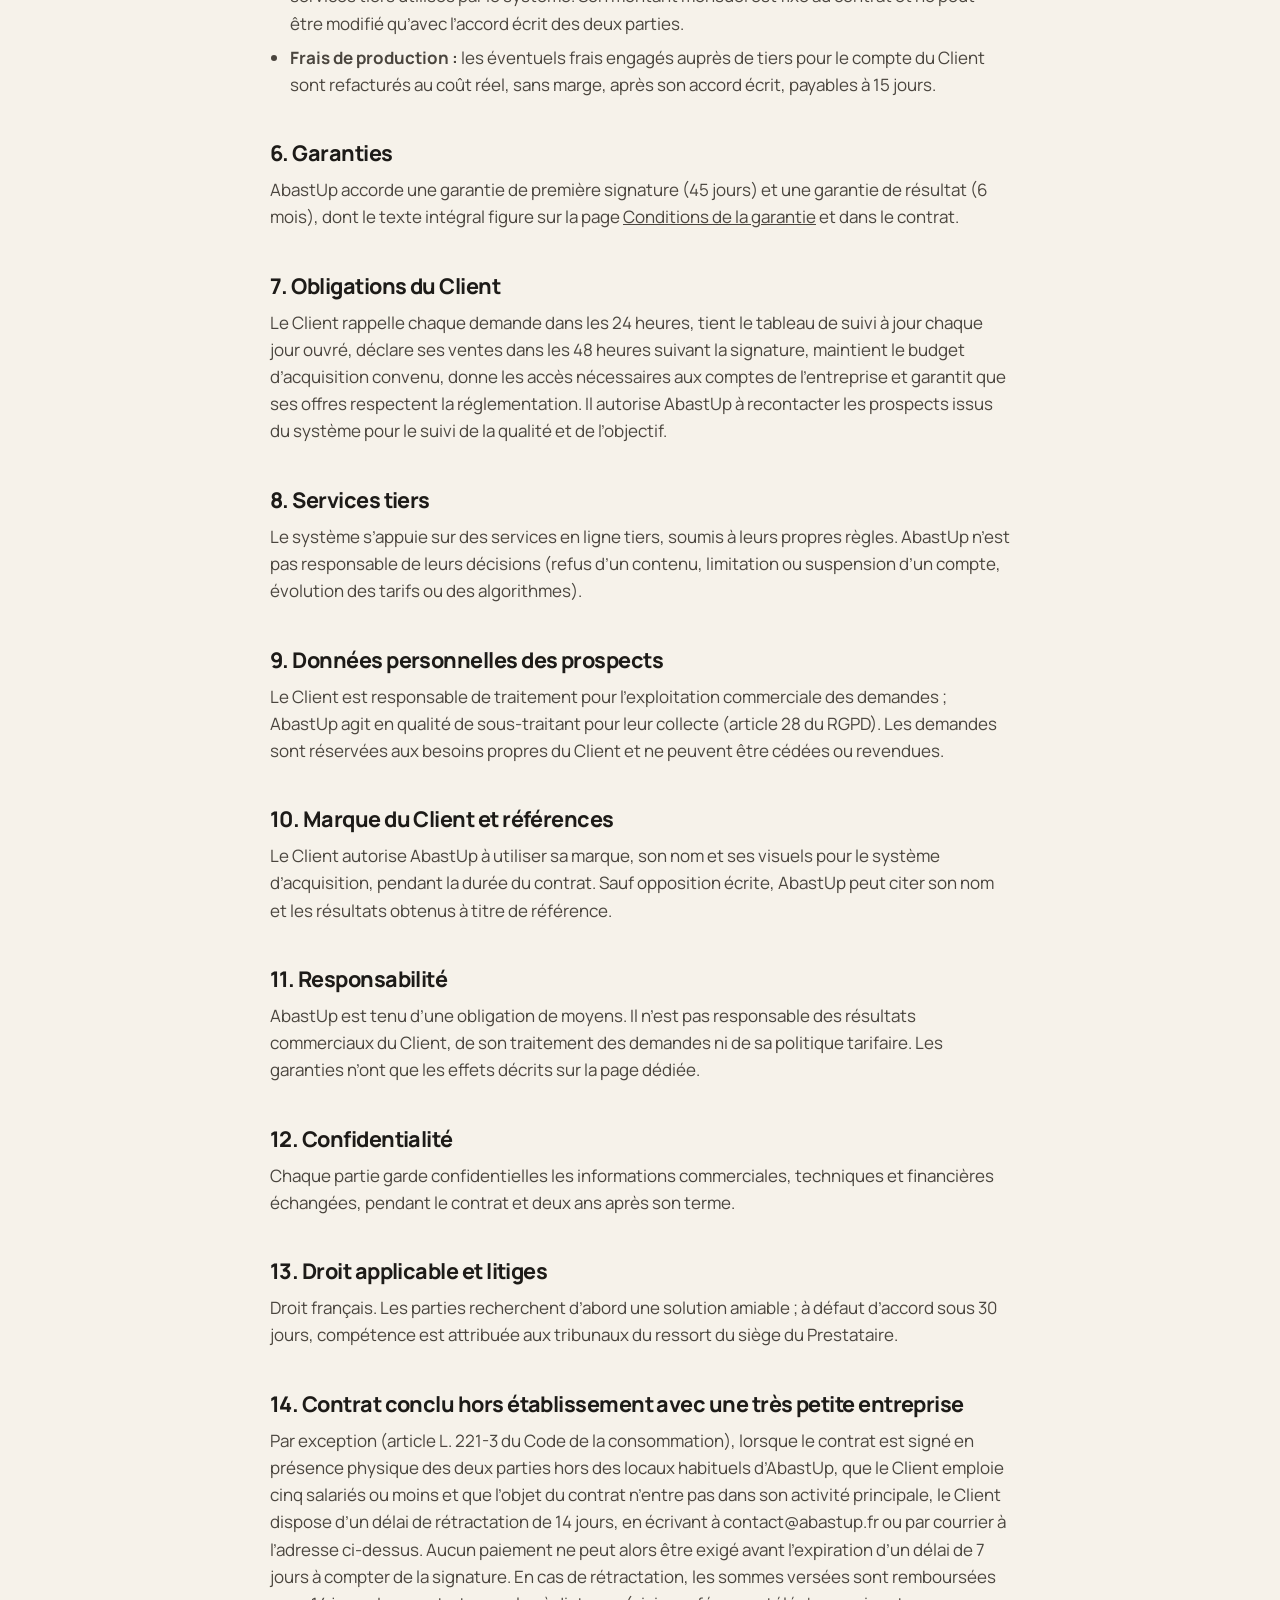
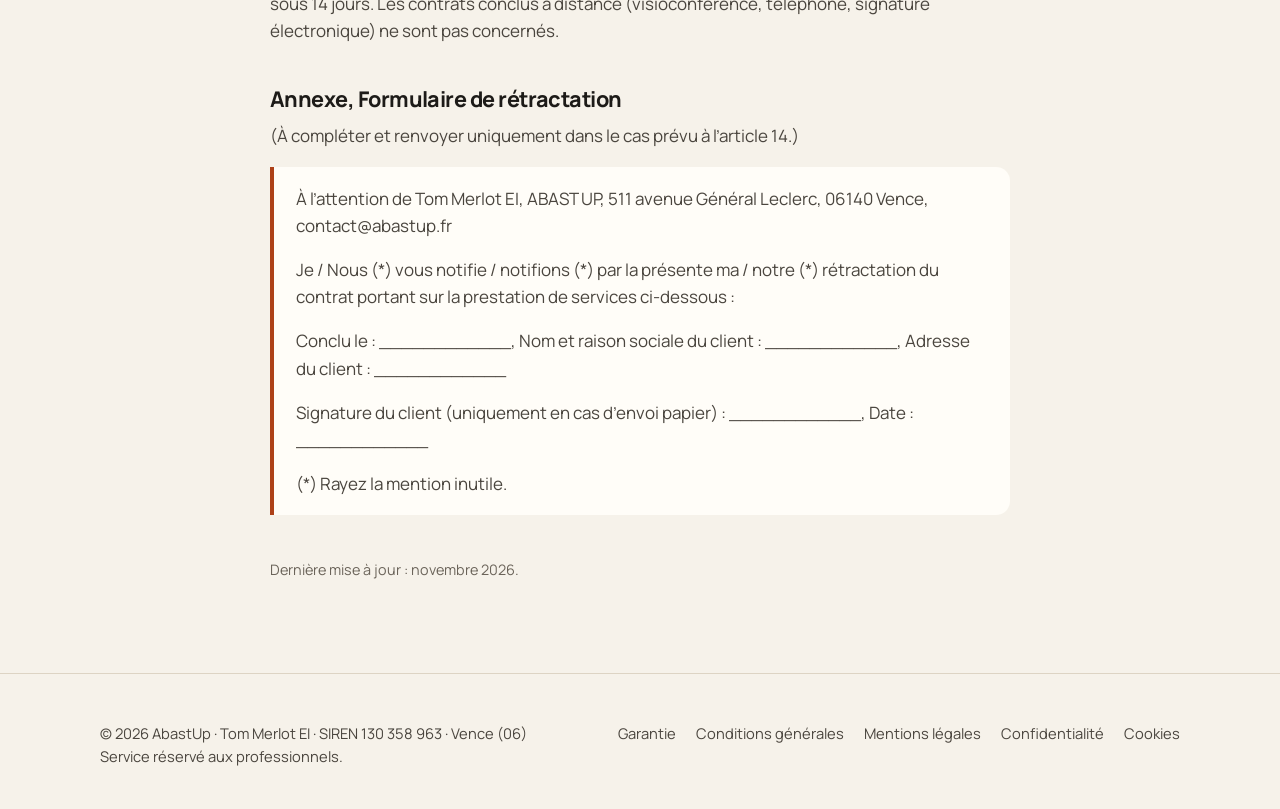
<file: conditions-generales.html>
<!doctype html>
<html lang="fr">
<head>
  <meta charset="utf-8">
  <meta name="viewport" content="width=device-width, initial-scale=1">
  <title>Conditions générales de prestation | AbastUp</title>
  <meta name="description" content="Conditions générales de prestation de services d’AbastUp, réservées aux professionnels.">
  <link rel="canonical" href="https://abastup.fr/conditions-generales.html">
  <meta name="theme-color" content="#f6f2ea">
  <link rel="icon" href="favicon.svg" type="image/svg+xml">
  <link rel="stylesheet" href="assets/css/site.css">
</head>
<body>
  <a class="skip" href="#contenu">Aller au contenu</a>
  <header class="site-header scrolled">
    <div class="wrap">
      <a class="logo" href="index.html" aria-label="AbastUp, accueil">
        <svg viewBox="0 0 32 32" aria-hidden="true"><rect width="32" height="32" rx="9" fill="#1d1b18"/><path d="M8 19.5 16 11l8 8.5" fill="none" stroke="#f0b48f" stroke-width="3" stroke-linecap="round" stroke-linejoin="round"/><path d="M8 24h16" stroke="#f6f2ea" stroke-width="3" stroke-linecap="round"/></svg>
        AbastUp
      </a>
      <nav class="nav" aria-label="Navigation"><a class="btn btn-primary btn-sm" href="index.html#rdv">Réserver un appel</a></nav>
    </div>
  </header>
  <main id="contenu" class="legal">
    <div class="wrap">
      <a class="back" href="index.html">← Retour à l’accueil</a>
      <h1>Conditions générales de prestation</h1>
      <p>Les présentes conditions générales constituent le socle de la relation commerciale (article L. 441-1 du Code de commerce). Le contrat signé entre AbastUp et le client prévaut en cas de contradiction.</p>

      <h2>1. Prestataire</h2>
      <p>Tom Merlot, entrepreneur individuel, exerçant sous le nom commercial ABAST UP, 511 avenue Général Leclerc, 06140 Vence, SIREN 130 358 963, SIRET 130 358 963 00010, code APE 73.11Z, contact@abastup.fr, 06 61 46 87 91 (ci-après « AbastUp » ou « le Prestataire »).</p>

      <h2>2. Clients concernés</h2>
      <p>Les prestations sont réservées aux professionnels, notamment aux entreprises artisanales de la piscine, des pergolas, des stores et de la toiture (ci-après « le Client »). Elles ne s’adressent pas aux consommateurs.</p>

      <h2>3. Objet</h2>
      <p>AbastUp génère des demandes entrantes de particuliers ayant un projet correspondant à l’activité du Client, au moyen d’un système d’acquisition de clients en ligne, déployé dans sa zone d’intervention. AbastUp ne s’engage pas à générer des rendez-vous, ni à qualifier les prospects par téléphone, ni à réaliser la vente : la prise de contact, les rendez-vous et la signature relèvent du Client.</p>
      <p>Sont inclus : la mise en place, le paramétrage et le pilotage du système d’acquisition ; la préparation des contenus ; un formulaire de pré-qualification ; la transmission des demandes en temps réel dans un tableau de suivi partagé ; le pilotage du budget d’acquisition et un bilan mensuel. Toute autre demande fait l’objet d’un avenant écrit.</p>

      <h2>4. Durée</h2>
      <p>L’accompagnement dure au maximum 6 mois à compter du lancement du système. Il prend fin dès que l’objectif de chiffre d’affaires fixé au contrat est atteint, ou au terme des 6 mois. Il n’y a aucune reconduction tacite.</p>

      <h2>5. Prix et paiement</h2>
      <ul>
        <li>La rémunération se compose d’un <strong>acompte initial</strong>, dû à la signature, et d’un <strong>solde de performance</strong>, dû lorsque l’objectif de chiffre d’affaires fixé au contrat est atteint (ou dans le cas prévu par la garantie de résultat). Les montants et l’objectif sont fixés au contrat.</li>
        <li>TVA non applicable, article 293 B du Code général des impôts.</li>
        <li>Le solde est payable dans les 15 jours suivant la date de la facture. Tout retard entraîne de plein droit des pénalités au taux de trois fois le taux d’intérêt légal et une indemnité forfaitaire de 40 € pour frais de recouvrement (article L. 441-10 du Code de commerce). Aucun escompte n’est accordé en cas de paiement anticipé.</li>
        <li><strong>Budget d’acquisition :</strong> il est réglé directement par le Client, depuis son propre compte, aux services tiers utilisés par le système. Son montant mensuel est fixé au contrat et ne peut être modifié qu’avec l’accord écrit des deux parties.</li>
        <li><strong>Frais de production :</strong> les éventuels frais engagés auprès de tiers pour le compte du Client sont refacturés au coût réel, sans marge, après son accord écrit, payables à 15 jours.</li>
      </ul>

      <h2>6. Garanties</h2>
      <p>AbastUp accorde une garantie de première signature (45 jours) et une garantie de résultat (6 mois), dont le texte intégral figure sur la page <a href="garantie.html">Conditions de la garantie</a> et dans le contrat.</p>

      <h2>7. Obligations du Client</h2>
      <p>Le Client rappelle chaque demande dans les 24 heures, tient le tableau de suivi à jour chaque jour ouvré, déclare ses ventes dans les 48 heures suivant la signature, maintient le budget d’acquisition convenu, donne les accès nécessaires aux comptes de l’entreprise et garantit que ses offres respectent la réglementation. Il autorise AbastUp à recontacter les prospects issus du système pour le suivi de la qualité et de l’objectif.</p>

      <h2>8. Services tiers</h2>
      <p>Le système s’appuie sur des services en ligne tiers, soumis à leurs propres règles. AbastUp n’est pas responsable de leurs décisions (refus d’un contenu, limitation ou suspension d’un compte, évolution des tarifs ou des algorithmes).</p>

      <h2>9. Données personnelles des prospects</h2>
      <p>Le Client est responsable de traitement pour l’exploitation commerciale des demandes ; AbastUp agit en qualité de sous-traitant pour leur collecte (article 28 du RGPD). Les demandes sont réservées aux besoins propres du Client et ne peuvent être cédées ou revendues.</p>

      <h2>10. Marque du Client et références</h2>
      <p>Le Client autorise AbastUp à utiliser sa marque, son nom et ses visuels pour le système d’acquisition, pendant la durée du contrat. Sauf opposition écrite, AbastUp peut citer son nom et les résultats obtenus à titre de référence.</p>

      <h2>11. Responsabilité</h2>
      <p>AbastUp est tenu d’une obligation de moyens. Il n’est pas responsable des résultats commerciaux du Client, de son traitement des demandes ni de sa politique tarifaire. Les garanties n’ont que les effets décrits sur la page dédiée.</p>

      <h2>12. Confidentialité</h2>
      <p>Chaque partie garde confidentielles les informations commerciales, techniques et financières échangées, pendant le contrat et deux ans après son terme.</p>

      <h2>13. Droit applicable et litiges</h2>
      <p>Droit français. Les parties recherchent d’abord une solution amiable ; à défaut d’accord sous 30 jours, compétence est attribuée aux tribunaux du ressort du siège du Prestataire.</p>

      <h2>14. Contrat conclu hors établissement avec une très petite entreprise</h2>
      <p>Par exception (article L. 221-3 du Code de la consommation), lorsque le contrat est signé en présence physique des deux parties hors des locaux habituels d’AbastUp, que le Client emploie cinq salariés ou moins et que l’objet du contrat n’entre pas dans son activité principale, le Client dispose d’un délai de rétractation de 14 jours, en écrivant à contact@abastup.fr ou par courrier à l’adresse ci-dessus. Aucun paiement ne peut alors être exigé avant l’expiration d’un délai de 7 jours à compter de la signature. En cas de rétractation, les sommes versées sont remboursées sous 14 jours. Les contrats conclus à distance (visioconférence, téléphone, signature électronique) ne sont pas concernés.</p>

      <h2>Annexe, Formulaire de rétractation</h2>
      <p>(À compléter et renvoyer uniquement dans le cas prévu à l’article 14.)</p>
      <div class="quote">
        <p>À l’attention de Tom Merlot EI, ABAST UP, 511 avenue Général Leclerc, 06140 Vence, contact@abastup.fr</p>
        <p>Je / Nous (*) vous notifie / notifions (*) par la présente ma / notre (*) rétractation du contrat portant sur la prestation de services ci-dessous :</p>
        <p>Conclu le : ____________, Nom et raison sociale du client : ____________, Adresse du client : ____________</p>
        <p>Signature du client (uniquement en cas d’envoi papier) : ____________, Date : ____________</p>
        <p>(*) Rayez la mention inutile.</p>
      </div>

      <p class="updated">Dernière mise à jour : novembre 2026.</p>
    </div>
  </main>
  <footer class="site-footer">
    <div class="wrap">
      <div>© 2026 AbastUp · Tom Merlot EI · SIREN 130 358 963 · Vence (06)<br>Service réservé aux professionnels.</div>
      <nav aria-label="Informations légales">
        <a href="garantie.html">Garantie</a>
        <a href="conditions-generales.html">Conditions générales</a>
        <a href="mentions-legales.html">Mentions légales</a>
        <a href="confidentialite.html">Confidentialité</a>
        <a href="cookies.html">Cookies</a>
      </nav>
    </div>
  </footer>
</body>
</html>
</file>
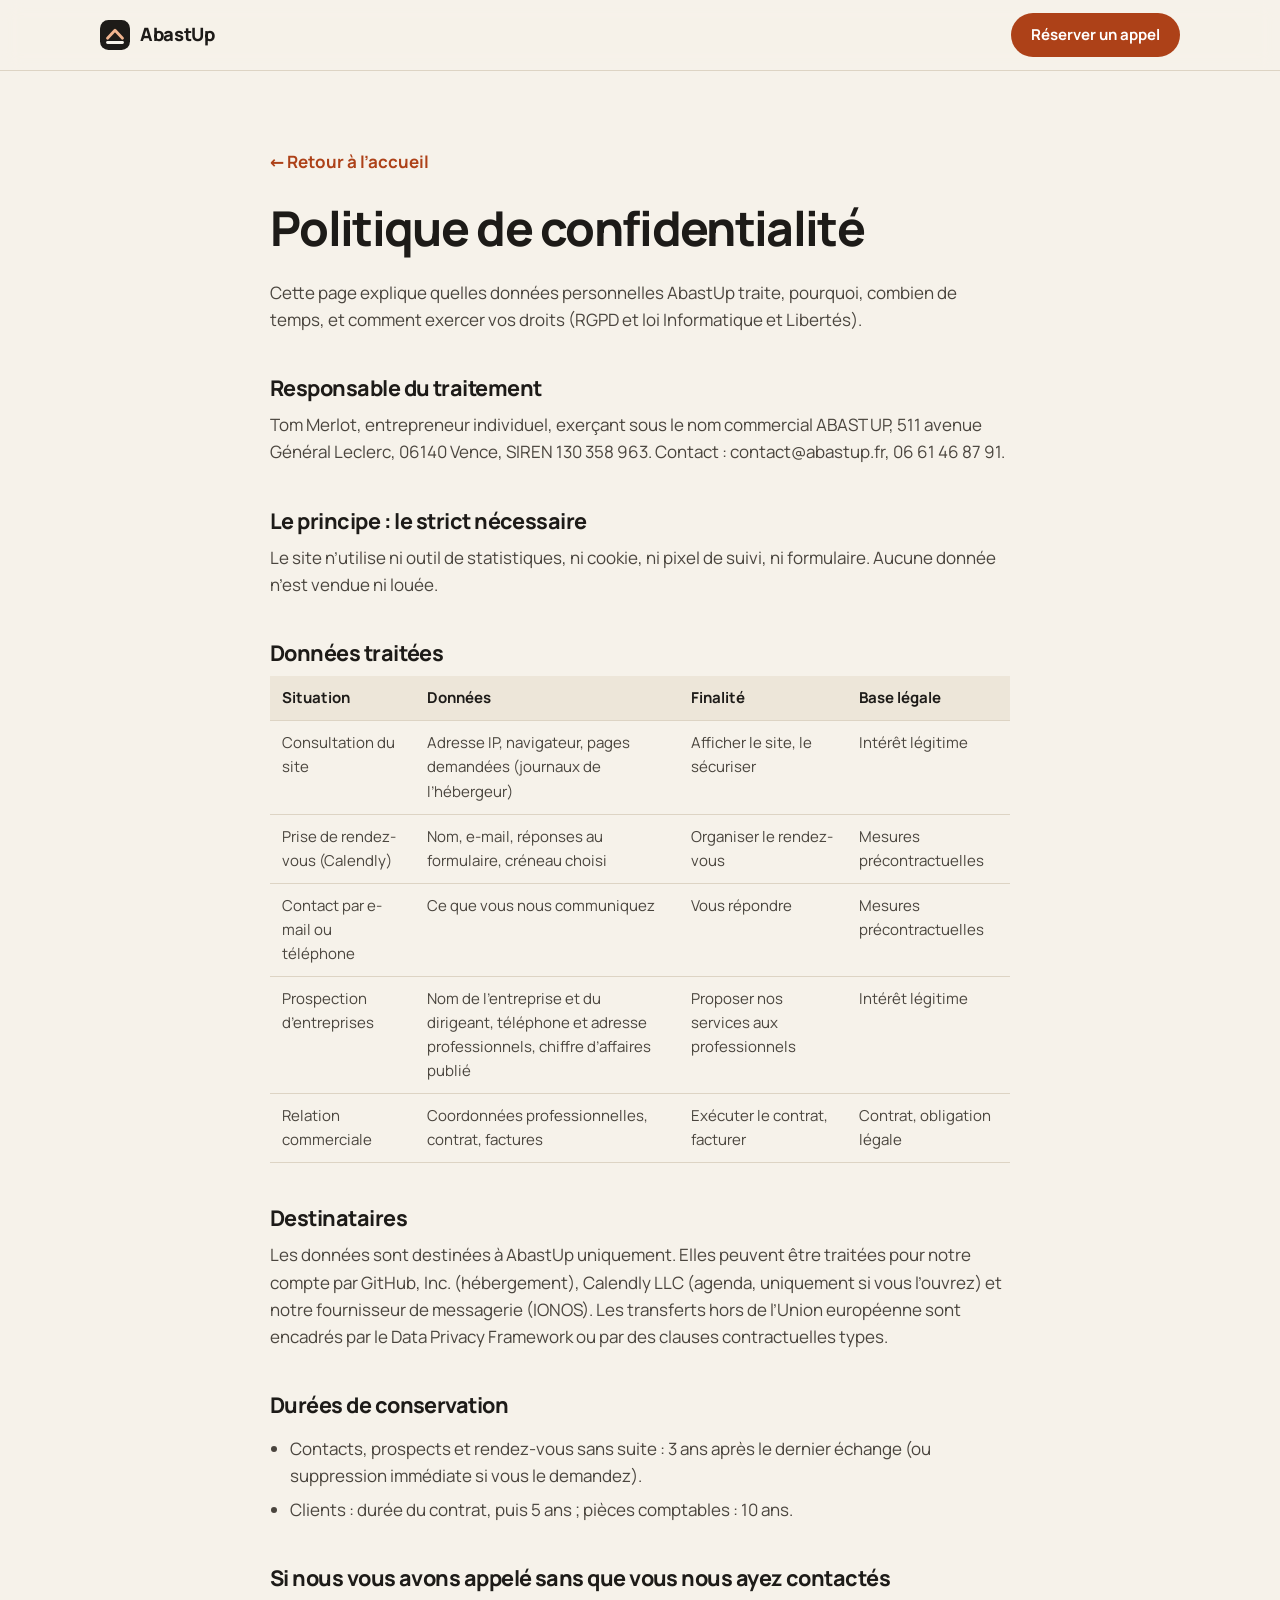
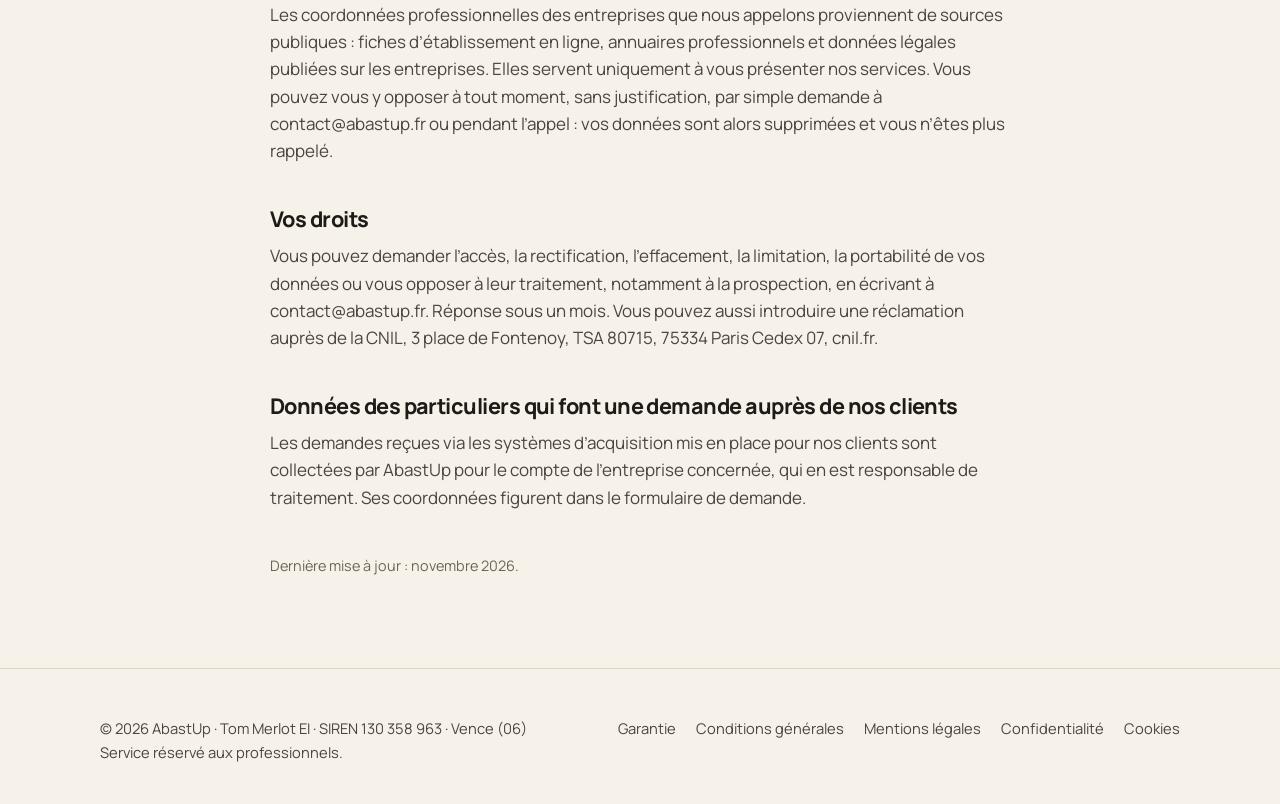
<file: confidentialite.html>
<!doctype html>
<html lang="fr">
<head>
  <meta charset="utf-8">
  <meta name="viewport" content="width=device-width, initial-scale=1">
  <title>Politique de confidentialité | AbastUp</title>
  <meta name="description" content="Comment AbastUp traite les données personnelles.">
  <link rel="canonical" href="https://abastup.fr/confidentialite.html">
  <meta name="theme-color" content="#f6f2ea">
  <link rel="icon" href="favicon.svg" type="image/svg+xml">
  <link rel="stylesheet" href="assets/css/site.css">
</head>
<body>
  <a class="skip" href="#contenu">Aller au contenu</a>
  <header class="site-header scrolled">
    <div class="wrap">
      <a class="logo" href="index.html" aria-label="AbastUp, accueil">
        <svg viewBox="0 0 32 32" aria-hidden="true"><rect width="32" height="32" rx="9" fill="#1d1b18"/><path d="M8 19.5 16 11l8 8.5" fill="none" stroke="#f0b48f" stroke-width="3" stroke-linecap="round" stroke-linejoin="round"/><path d="M8 24h16" stroke="#f6f2ea" stroke-width="3" stroke-linecap="round"/></svg>
        AbastUp
      </a>
      <nav class="nav" aria-label="Navigation"><a class="btn btn-primary btn-sm" href="index.html#rdv">Réserver un appel</a></nav>
    </div>
  </header>
  <main id="contenu" class="legal">
    <div class="wrap">
      <a class="back" href="index.html">← Retour à l’accueil</a>
      <h1>Politique de confidentialité</h1>
      <p>Cette page explique quelles données personnelles AbastUp traite, pourquoi, combien de temps, et comment exercer vos droits (RGPD et loi Informatique et Libertés).</p>
      <h2>Responsable du traitement</h2>
      <p>Tom Merlot, entrepreneur individuel, exerçant sous le nom commercial ABAST UP, 511 avenue Général Leclerc, 06140 Vence, SIREN 130 358 963. Contact : contact@abastup.fr, 06 61 46 87 91.</p>
      <h2>Le principe : le strict nécessaire</h2>
      <p>Le site n’utilise ni outil de statistiques, ni cookie, ni pixel de suivi, ni formulaire. Aucune donnée n’est vendue ni louée.</p>
      <h2>Données traitées</h2>
      <div class="table-wrap"><table>
        <tr><th>Situation</th><th>Données</th><th>Finalité</th><th>Base légale</th></tr>
        <tr><td>Consultation du site</td><td>Adresse IP, navigateur, pages demandées (journaux de l’hébergeur)</td><td>Afficher le site, le sécuriser</td><td>Intérêt légitime</td></tr>
        <tr><td>Prise de rendez-vous (Calendly)</td><td>Nom, e-mail, réponses au formulaire, créneau choisi</td><td>Organiser le rendez-vous</td><td>Mesures précontractuelles</td></tr>
        <tr><td>Contact par e-mail ou téléphone</td><td>Ce que vous nous communiquez</td><td>Vous répondre</td><td>Mesures précontractuelles</td></tr>
        <tr><td>Prospection d’entreprises</td><td>Nom de l’entreprise et du dirigeant, téléphone et adresse professionnels, chiffre d’affaires publié</td><td>Proposer nos services aux professionnels</td><td>Intérêt légitime</td></tr>
        <tr><td>Relation commerciale</td><td>Coordonnées professionnelles, contrat, factures</td><td>Exécuter le contrat, facturer</td><td>Contrat, obligation légale</td></tr>
      </table></div>
      <h2>Destinataires</h2>
      <p>Les données sont destinées à AbastUp uniquement. Elles peuvent être traitées pour notre compte par GitHub, Inc. (hébergement), Calendly LLC (agenda, uniquement si vous l’ouvrez) et notre fournisseur de messagerie (IONOS). Les transferts hors de l’Union européenne sont encadrés par le Data Privacy Framework ou par des clauses contractuelles types.</p>
      <h2>Durées de conservation</h2>
      <ul>
        <li>Contacts, prospects et rendez-vous sans suite : 3 ans après le dernier échange (ou suppression immédiate si vous le demandez).</li>
        <li>Clients : durée du contrat, puis 5 ans ; pièces comptables : 10 ans.</li>
      </ul>
      <h2>Si nous vous avons appelé sans que vous nous ayez contactés</h2>
      <p>Les coordonnées professionnelles des entreprises que nous appelons proviennent de sources publiques : fiches d’établissement en ligne, annuaires professionnels et données légales publiées sur les entreprises. Elles servent uniquement à vous présenter nos services. Vous pouvez vous y opposer à tout moment, sans justification, par simple demande à contact@abastup.fr ou pendant l’appel : vos données sont alors supprimées et vous n’êtes plus rappelé.</p>

      <h2>Vos droits</h2>
      <p>Vous pouvez demander l’accès, la rectification, l’effacement, la limitation, la portabilité de vos données ou vous opposer à leur traitement, notamment à la prospection, en écrivant à contact@abastup.fr. Réponse sous un mois. Vous pouvez aussi introduire une réclamation auprès de la CNIL, 3 place de Fontenoy, TSA 80715, 75334 Paris Cedex 07, cnil.fr.</p>
      <h2>Données des particuliers qui font une demande auprès de nos clients</h2>
      <p>Les demandes reçues via les systèmes d’acquisition mis en place pour nos clients sont collectées par AbastUp pour le compte de l’entreprise concernée, qui en est responsable de traitement. Ses coordonnées figurent dans le formulaire de demande.</p>

      <p class="updated">Dernière mise à jour : novembre 2026.</p>
    </div>
  </main>
  <footer class="site-footer">
    <div class="wrap">
      <div>© 2026 AbastUp · Tom Merlot EI · SIREN 130 358 963 · Vence (06)<br>Service réservé aux professionnels.</div>
      <nav aria-label="Informations légales">
        <a href="garantie.html">Garantie</a>
        <a href="conditions-generales.html">Conditions générales</a>
        <a href="mentions-legales.html">Mentions légales</a>
        <a href="confidentialite.html">Confidentialité</a>
        <a href="cookies.html">Cookies</a>
      </nav>
    </div>
  </footer>
</body>
</html>
</file>
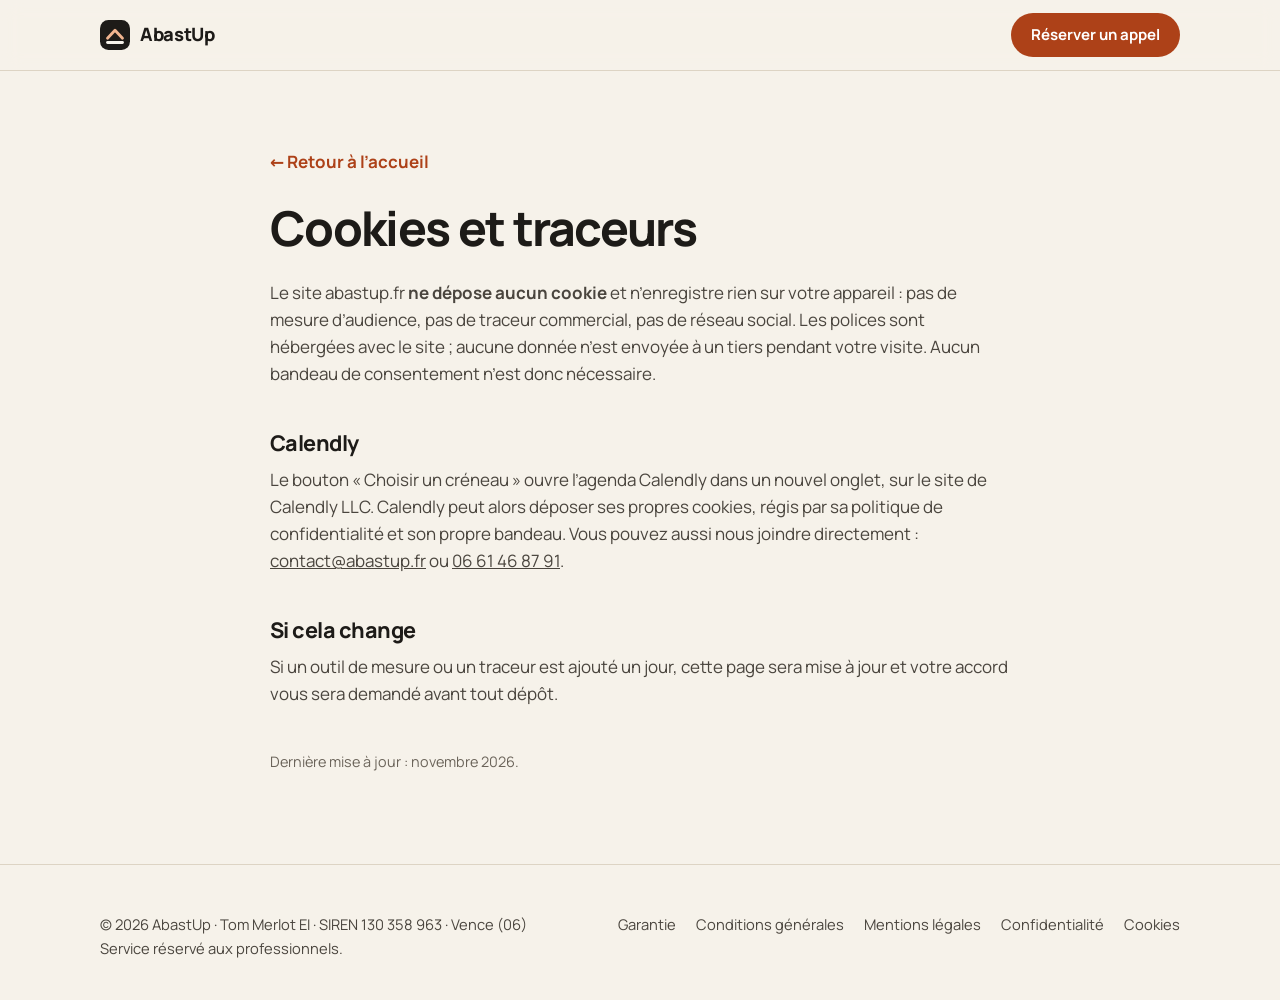
<file: cookies.html>
<!doctype html>
<html lang="fr">
<head>
  <meta charset="utf-8">
  <meta name="viewport" content="width=device-width, initial-scale=1">
  <title>Cookies et traceurs | AbastUp</title>
  <meta name="description" content="Le site abastup.fr ne dépose aucun cookie.">
  <link rel="canonical" href="https://abastup.fr/cookies.html">
  <meta name="theme-color" content="#f6f2ea">
  <link rel="icon" href="favicon.svg" type="image/svg+xml">
  <link rel="stylesheet" href="assets/css/site.css">
</head>
<body>
  <a class="skip" href="#contenu">Aller au contenu</a>
  <header class="site-header scrolled">
    <div class="wrap">
      <a class="logo" href="index.html" aria-label="AbastUp, accueil">
        <svg viewBox="0 0 32 32" aria-hidden="true"><rect width="32" height="32" rx="9" fill="#1d1b18"/><path d="M8 19.5 16 11l8 8.5" fill="none" stroke="#f0b48f" stroke-width="3" stroke-linecap="round" stroke-linejoin="round"/><path d="M8 24h16" stroke="#f6f2ea" stroke-width="3" stroke-linecap="round"/></svg>
        AbastUp
      </a>
      <nav class="nav" aria-label="Navigation"><a class="btn btn-primary btn-sm" href="index.html#rdv">Réserver un appel</a></nav>
    </div>
  </header>
  <main id="contenu" class="legal">
    <div class="wrap">
      <a class="back" href="index.html">← Retour à l’accueil</a>
      <h1>Cookies et traceurs</h1>
      <p>Le site abastup.fr <strong>ne dépose aucun cookie</strong> et n’enregistre rien sur votre appareil : pas de mesure d’audience, pas de traceur commercial, pas de réseau social. Les polices sont hébergées avec le site ; aucune donnée n’est envoyée à un tiers pendant votre visite. Aucun bandeau de consentement n’est donc nécessaire.</p>
      <h2>Calendly</h2>
      <p>Le bouton « Choisir un créneau » ouvre l’agenda Calendly dans un nouvel onglet, sur le site de Calendly LLC. Calendly peut alors déposer ses propres cookies, régis par sa politique de confidentialité et son propre bandeau. Vous pouvez aussi nous joindre directement : <a href="mailto:contact@abastup.fr">contact@abastup.fr</a> ou <a href="tel:+33661468791">06 61 46 87 91</a>.</p>
      <h2>Si cela change</h2>
      <p>Si un outil de mesure ou un traceur est ajouté un jour, cette page sera mise à jour et votre accord vous sera demandé avant tout dépôt.</p>

      <p class="updated">Dernière mise à jour : novembre 2026.</p>
    </div>
  </main>
  <footer class="site-footer">
    <div class="wrap">
      <div>© 2026 AbastUp · Tom Merlot EI · SIREN 130 358 963 · Vence (06)<br>Service réservé aux professionnels.</div>
      <nav aria-label="Informations légales">
        <a href="garantie.html">Garantie</a>
        <a href="conditions-generales.html">Conditions générales</a>
        <a href="mentions-legales.html">Mentions légales</a>
        <a href="confidentialite.html">Confidentialité</a>
        <a href="cookies.html">Cookies</a>
      </nav>
    </div>
  </footer>
</body>
</html>
</file>
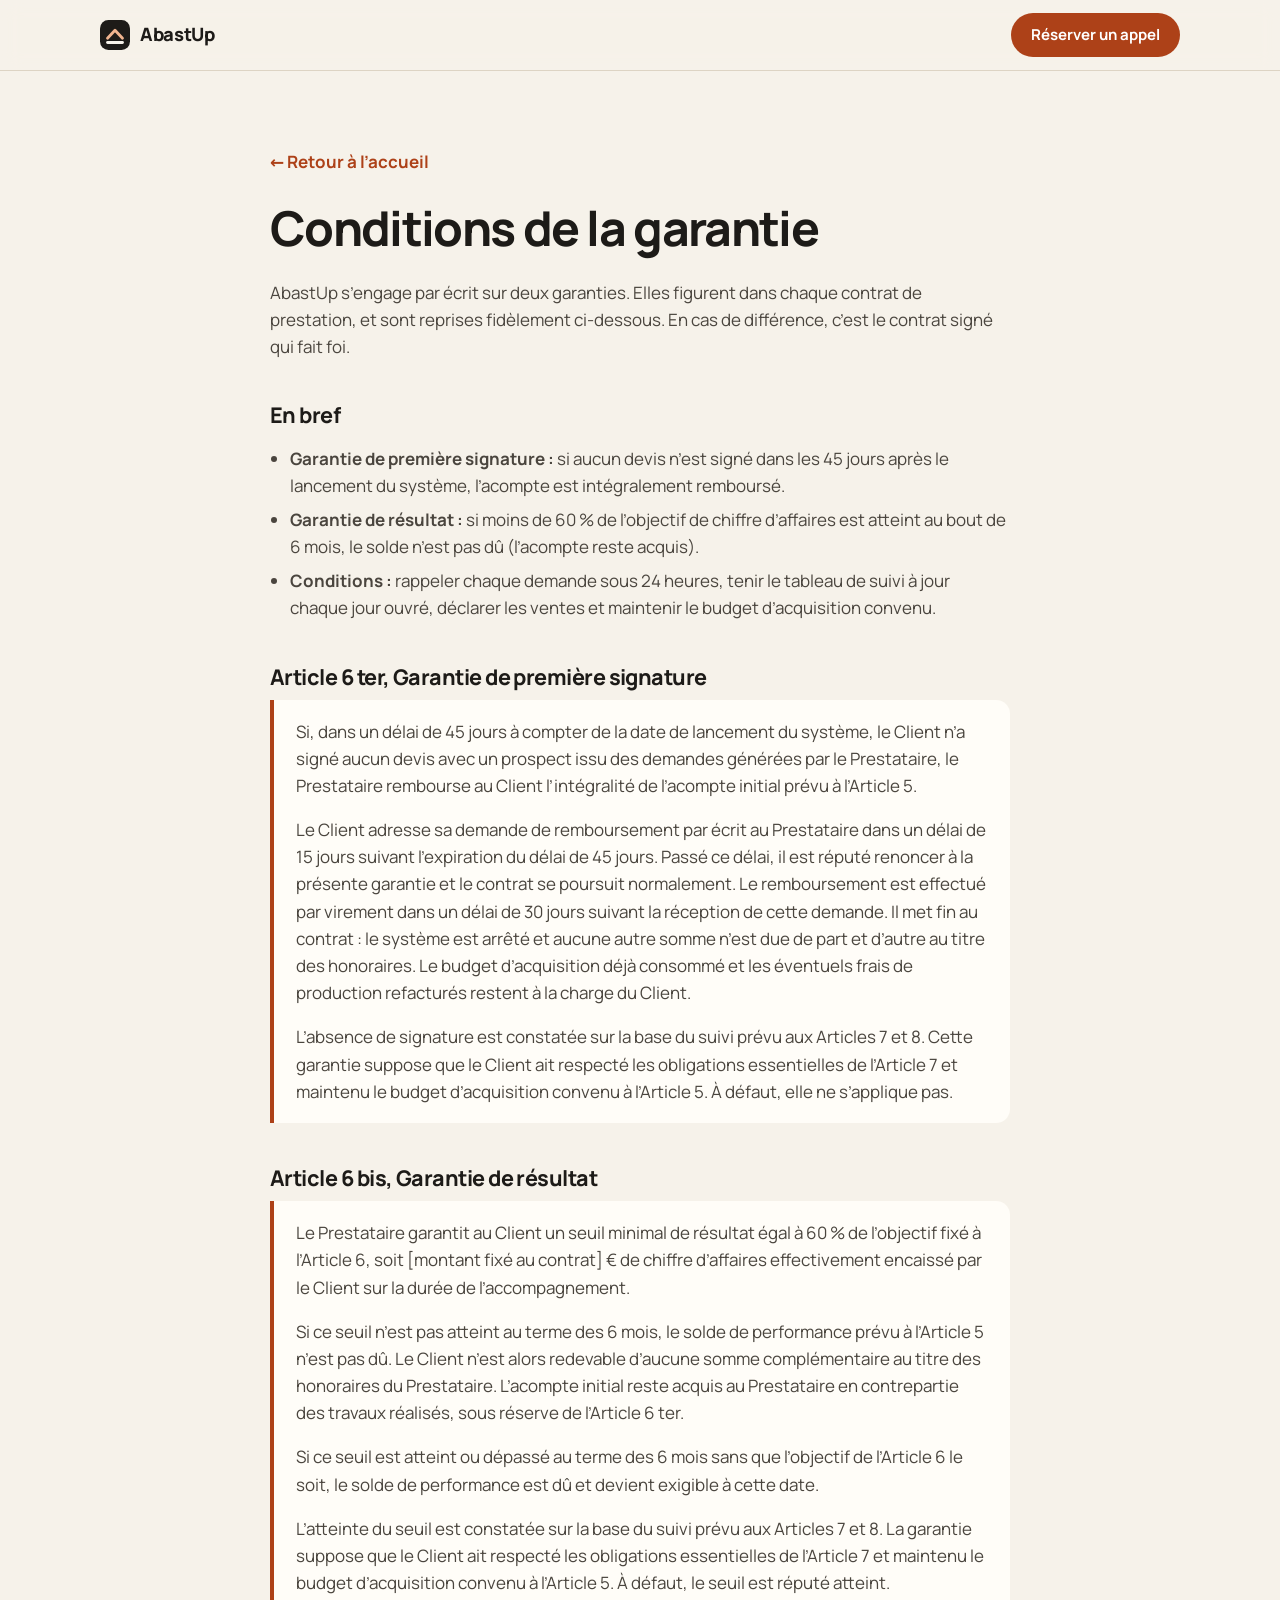
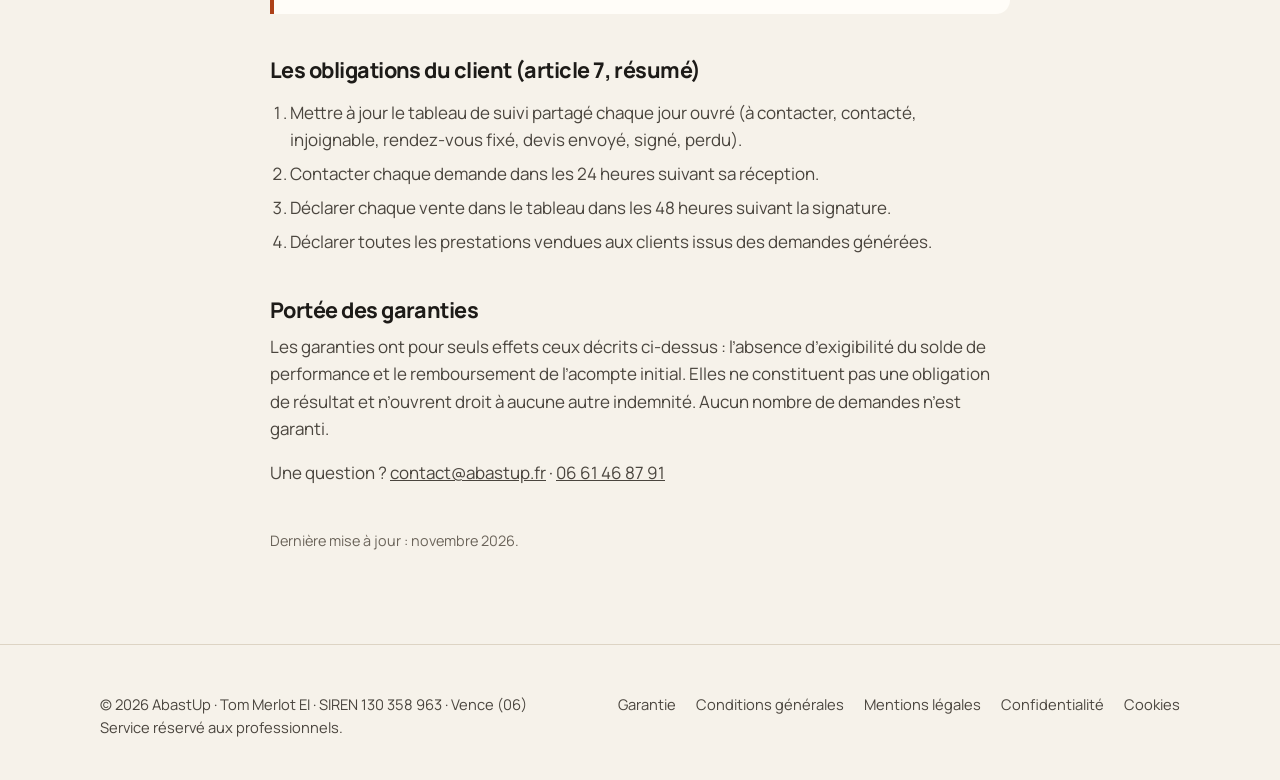
<file: garantie.html>
<!doctype html>
<html lang="fr">
<head>
  <meta charset="utf-8">
  <meta name="viewport" content="width=device-width, initial-scale=1">
  <title>Conditions de la garantie | AbastUp</title>
  <meta name="description" content="Les deux garanties d’AbastUp, reprises du contrat de prestation : garantie de première signature à 45 jours et garantie de résultat à 6 mois.">
  <link rel="canonical" href="https://abastup.fr/garantie.html">
  <meta name="theme-color" content="#f6f2ea">
  <link rel="icon" href="favicon.svg" type="image/svg+xml">
  <link rel="stylesheet" href="assets/css/site.css">
</head>
<body>
  <a class="skip" href="#contenu">Aller au contenu</a>
  <header class="site-header scrolled">
    <div class="wrap">
      <a class="logo" href="index.html" aria-label="AbastUp, accueil">
        <svg viewBox="0 0 32 32" aria-hidden="true"><rect width="32" height="32" rx="9" fill="#1d1b18"/><path d="M8 19.5 16 11l8 8.5" fill="none" stroke="#f0b48f" stroke-width="3" stroke-linecap="round" stroke-linejoin="round"/><path d="M8 24h16" stroke="#f6f2ea" stroke-width="3" stroke-linecap="round"/></svg>
        AbastUp
      </a>
      <nav class="nav" aria-label="Navigation"><a class="btn btn-primary btn-sm" href="index.html#rdv">Réserver un appel</a></nav>
    </div>
  </header>
  <main id="contenu" class="legal">
    <div class="wrap">
      <a class="back" href="index.html">← Retour à l’accueil</a>
      <h1>Conditions de la garantie</h1>
      <p>AbastUp s’engage par écrit sur deux garanties. Elles figurent dans chaque contrat de prestation, et sont reprises fidèlement ci-dessous. En cas de différence, c’est le contrat signé qui fait foi.</p>

      <h2>En bref</h2>
      <ul>
        <li><strong>Garantie de première signature :</strong> si aucun devis n’est signé dans les 45 jours après le lancement du système, l’acompte est intégralement remboursé.</li>
        <li><strong>Garantie de résultat :</strong> si moins de 60 % de l’objectif de chiffre d’affaires est atteint au bout de 6 mois, le solde n’est pas dû (l’acompte reste acquis).</li>
        <li><strong>Conditions :</strong> rappeler chaque demande sous 24 heures, tenir le tableau de suivi à jour chaque jour ouvré, déclarer les ventes et maintenir le budget d’acquisition convenu.</li>
      </ul>

      <h2>Article 6 ter, Garantie de première signature</h2>
      <div class="quote">
        <p>Si, dans un délai de 45 jours à compter de la date de lancement du système, le Client n’a signé aucun devis avec un prospect issu des demandes générées par le Prestataire, le Prestataire rembourse au Client l’intégralité de l’acompte initial prévu à l’Article 5.</p>
        <p>Le Client adresse sa demande de remboursement par écrit au Prestataire dans un délai de 15 jours suivant l’expiration du délai de 45 jours. Passé ce délai, il est réputé renoncer à la présente garantie et le contrat se poursuit normalement. Le remboursement est effectué par virement dans un délai de 30 jours suivant la réception de cette demande. Il met fin au contrat : le système est arrêté et aucune autre somme n’est due de part et d’autre au titre des honoraires. Le budget d’acquisition déjà consommé et les éventuels frais de production refacturés restent à la charge du Client.</p>
        <p>L’absence de signature est constatée sur la base du suivi prévu aux Articles 7 et 8. Cette garantie suppose que le Client ait respecté les obligations essentielles de l’Article 7 et maintenu le budget d’acquisition convenu à l’Article 5. À défaut, elle ne s’applique pas.</p>
      </div>

      <h2>Article 6 bis, Garantie de résultat</h2>
      <div class="quote">
        <p>Le Prestataire garantit au Client un seuil minimal de résultat égal à 60 % de l’objectif fixé à l’Article 6, soit [montant fixé au contrat] € de chiffre d’affaires effectivement encaissé par le Client sur la durée de l’accompagnement.</p>
        <p>Si ce seuil n’est pas atteint au terme des 6 mois, le solde de performance prévu à l’Article 5 n’est pas dû. Le Client n’est alors redevable d’aucune somme complémentaire au titre des honoraires du Prestataire. L’acompte initial reste acquis au Prestataire en contrepartie des travaux réalisés, sous réserve de l’Article 6 ter.</p>
        <p>Si ce seuil est atteint ou dépassé au terme des 6 mois sans que l’objectif de l’Article 6 le soit, le solde de performance est dû et devient exigible à cette date.</p>
        <p>L’atteinte du seuil est constatée sur la base du suivi prévu aux Articles 7 et 8. La garantie suppose que le Client ait respecté les obligations essentielles de l’Article 7 et maintenu le budget d’acquisition convenu à l’Article 5. À défaut, le seuil est réputé atteint.</p>
      </div>

      <h2>Les obligations du client (article 7, résumé)</h2>
      <ol>
        <li>Mettre à jour le tableau de suivi partagé chaque jour ouvré (à contacter, contacté, injoignable, rendez-vous fixé, devis envoyé, signé, perdu).</li>
        <li>Contacter chaque demande dans les 24 heures suivant sa réception.</li>
        <li>Déclarer chaque vente dans le tableau dans les 48 heures suivant la signature.</li>
        <li>Déclarer toutes les prestations vendues aux clients issus des demandes générées.</li>
      </ol>

      <h2>Portée des garanties</h2>
      <p>Les garanties ont pour seuls effets ceux décrits ci-dessus : l’absence d’exigibilité du solde de performance et le remboursement de l’acompte initial. Elles ne constituent pas une obligation de résultat et n’ouvrent droit à aucune autre indemnité. Aucun nombre de demandes n’est garanti.</p>
      <p>Une question ? <a href="mailto:contact@abastup.fr">contact@abastup.fr</a> · <a href="tel:+33661468791">06 61 46 87 91</a></p>

      <p class="updated">Dernière mise à jour : novembre 2026.</p>
    </div>
  </main>
  <footer class="site-footer">
    <div class="wrap">
      <div>© 2026 AbastUp · Tom Merlot EI · SIREN 130 358 963 · Vence (06)<br>Service réservé aux professionnels.</div>
      <nav aria-label="Informations légales">
        <a href="garantie.html">Garantie</a>
        <a href="conditions-generales.html">Conditions générales</a>
        <a href="mentions-legales.html">Mentions légales</a>
        <a href="confidentialite.html">Confidentialité</a>
        <a href="cookies.html">Cookies</a>
      </nav>
    </div>
  </footer>
</body>
</html>
</file>
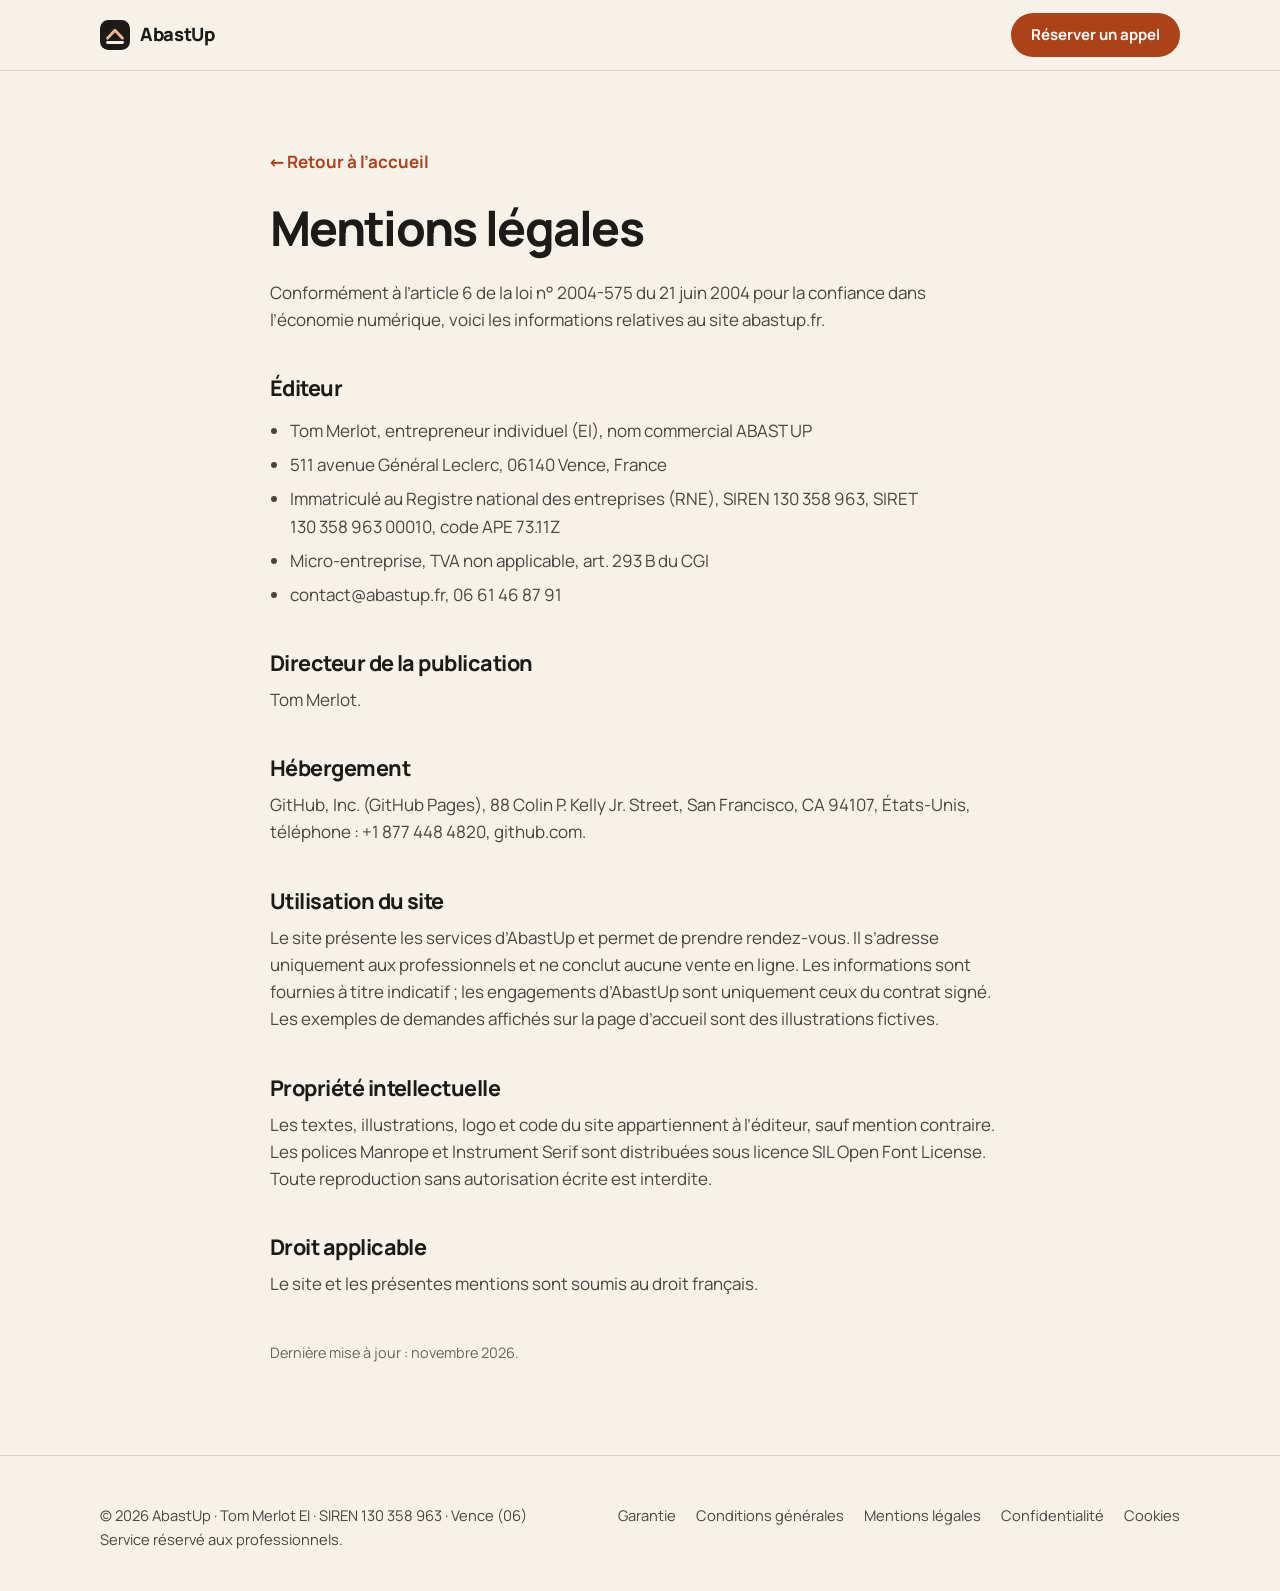
<file: mentions-legales.html>
<!doctype html>
<html lang="fr">
<head>
  <meta charset="utf-8">
  <meta name="viewport" content="width=device-width, initial-scale=1">
  <title>Mentions légales | AbastUp</title>
  <meta name="description" content="Mentions légales du site abastup.fr.">
  <link rel="canonical" href="https://abastup.fr/mentions-legales.html">
  <meta name="theme-color" content="#f6f2ea">
  <link rel="icon" href="favicon.svg" type="image/svg+xml">
  <link rel="stylesheet" href="assets/css/site.css">
</head>
<body>
  <a class="skip" href="#contenu">Aller au contenu</a>
  <header class="site-header scrolled">
    <div class="wrap">
      <a class="logo" href="index.html" aria-label="AbastUp, accueil">
        <svg viewBox="0 0 32 32" aria-hidden="true"><rect width="32" height="32" rx="9" fill="#1d1b18"/><path d="M8 19.5 16 11l8 8.5" fill="none" stroke="#f0b48f" stroke-width="3" stroke-linecap="round" stroke-linejoin="round"/><path d="M8 24h16" stroke="#f6f2ea" stroke-width="3" stroke-linecap="round"/></svg>
        AbastUp
      </a>
      <nav class="nav" aria-label="Navigation"><a class="btn btn-primary btn-sm" href="index.html#rdv">Réserver un appel</a></nav>
    </div>
  </header>
  <main id="contenu" class="legal">
    <div class="wrap">
      <a class="back" href="index.html">← Retour à l’accueil</a>
      <h1>Mentions légales</h1>
      <p>Conformément à l’article 6 de la loi n° 2004-575 du 21 juin 2004 pour la confiance dans l’économie numérique, voici les informations relatives au site abastup.fr.</p>
      <h2>Éditeur</h2>
      <ul>
        <li>Tom Merlot, entrepreneur individuel (EI), nom commercial ABAST UP</li>
        <li>511 avenue Général Leclerc, 06140 Vence, France</li>
        <li>Immatriculé au Registre national des entreprises (RNE), SIREN 130 358 963, SIRET 130 358 963 00010, code APE 73.11Z</li>
        <li>Micro-entreprise, TVA non applicable, art. 293 B du CGI</li>
        <li>contact@abastup.fr, 06 61 46 87 91</li>
      </ul>
      <h2>Directeur de la publication</h2>
      <p>Tom Merlot.</p>
      <h2>Hébergement</h2>
      <p>GitHub, Inc. (GitHub Pages), 88 Colin P. Kelly Jr. Street, San Francisco, CA 94107, États-Unis, téléphone : +1 877 448 4820, github.com.</p>
      <h2>Utilisation du site</h2>
      <p>Le site présente les services d’AbastUp et permet de prendre rendez-vous. Il s’adresse uniquement aux professionnels et ne conclut aucune vente en ligne. Les informations sont fournies à titre indicatif ; les engagements d’AbastUp sont uniquement ceux du contrat signé. Les exemples de demandes affichés sur la page d’accueil sont des illustrations fictives.</p>
      <h2>Propriété intellectuelle</h2>
      <p>Les textes, illustrations, logo et code du site appartiennent à l’éditeur, sauf mention contraire. Les polices Manrope et Instrument Serif sont distribuées sous licence SIL Open Font License. Toute reproduction sans autorisation écrite est interdite.</p>
      <h2>Droit applicable</h2>
      <p>Le site et les présentes mentions sont soumis au droit français.</p>

      <p class="updated">Dernière mise à jour : novembre 2026.</p>
    </div>
  </main>
  <footer class="site-footer">
    <div class="wrap">
      <div>© 2026 AbastUp · Tom Merlot EI · SIREN 130 358 963 · Vence (06)<br>Service réservé aux professionnels.</div>
      <nav aria-label="Informations légales">
        <a href="garantie.html">Garantie</a>
        <a href="conditions-generales.html">Conditions générales</a>
        <a href="mentions-legales.html">Mentions légales</a>
        <a href="confidentialite.html">Confidentialité</a>
        <a href="cookies.html">Cookies</a>
      </nav>
    </div>
  </footer>
</body>
</html>
</file>
<file: assets/css/site.css>
@font-face {
  font-family: "Manrope";
  src: url("../fonts/manrope-latin-wght-normal.woff2") format("woff2");
  font-weight: 200 800;
  font-display: swap;
}
@font-face {
  font-family: "Instrument Serif";
  src: url("../fonts/instrument-serif-latin-400-italic.woff2") format("woff2");
  font-style: italic;
  font-weight: 400;
  font-display: swap;
}

:root {
  --paper: #f6f2ea;
  --paper-2: #ede6d9;
  --card: #fffdf8;
  --ink: #1d1b18;
  --ink-2: #4a453e;
  --muted: #6b645a;
  --line: #ddd4c4;
  --accent: #ad4118;
  --accent-ink: #ffffff;
  --accent-soft: #f3dfd2;
  --olive: #3d4a35;
  --olive-2: #2e3828;
  --on-dark: #f6f2ea;
  --on-dark-muted: #c9c5b6;

  --radius: 14px;
  --radius-lg: 22px;
  --max: 1160px;
  --gutter: clamp(16px, 4vw, 40px);
  --shadow: 0 1px 2px rgba(29, 27, 24, .06), 0 10px 30px -12px rgba(29, 27, 24, .18);

  --font: "Manrope", system-ui, -apple-system, "Segoe UI", sans-serif;
  --serif: "Instrument Serif", Georgia, serif;
}

*, *::before, *::after { box-sizing: border-box; }
html { -webkit-text-size-adjust: 100%; scroll-behavior: smooth; scroll-padding-top: 84px; }
@media (prefers-reduced-motion: reduce) { html { scroll-behavior: auto; } }
body {
  margin: 0;
  background: var(--paper);
  color: var(--ink);
  font-family: var(--font);
  font-size: 17px;
  line-height: 1.6;
  -webkit-font-smoothing: antialiased;
  overflow-x: hidden;
}
img, svg { display: block; max-width: 100%; }
a { color: inherit; }
p { margin: 0 0 1em; }
h1, h2, h3 { line-height: 1.12; letter-spacing: -0.025em; margin: 0 0 .5em; font-weight: 750; text-wrap: balance; }
h1 { font-size: clamp(2.3rem, 5.6vw, 4.3rem); letter-spacing: -0.035em; }
h2 { font-size: clamp(1.8rem, 3.6vw, 2.75rem); }
h3 { font-size: 1.2rem; letter-spacing: -0.01em; }
em.s { font-family: var(--serif); font-style: italic; font-weight: 400; letter-spacing: -0.01em; }

.wrap { max-width: var(--max); margin: 0 auto; padding: 0 var(--gutter); }
.skip { position: absolute; left: -999px; top: 8px; background: var(--ink); color: var(--paper); padding: 8px 14px; border-radius: 8px; z-index: 100; }
.skip:focus { left: 8px; }
:focus-visible { outline: 3px solid var(--accent); outline-offset: 3px; border-radius: 4px; }

.btn {
  display: inline-flex; align-items: center; justify-content: center; gap: .5em;
  font: 700 1rem/1 var(--font);
  padding: 16px 24px; border-radius: 999px; border: 2px solid transparent;
  text-decoration: none; cursor: pointer; transition: transform .15s ease, background .15s ease;
  min-height: 52px;
}
.btn:hover { transform: translateY(-1px); }
.btn-primary { background: var(--accent); color: var(--accent-ink); }
.btn-primary:hover { background: #933612; }
.btn-ghost { border-color: var(--ink); color: var(--ink); background: transparent; }
.btn-ghost:hover { background: var(--ink); color: var(--paper); }
.btn-light { background: var(--paper); color: var(--ink); }
.btn-sm { padding: 11px 18px; min-height: 44px; font-size: .94rem; }

.site-header {
  position: sticky; top: 0; z-index: 50;
  background: color-mix(in srgb, var(--paper) 88%, transparent);
  backdrop-filter: saturate(1.4) blur(10px);
  -webkit-backdrop-filter: saturate(1.4) blur(10px);
  border-bottom: 1px solid transparent;
  transition: border-color .2s;
}
.site-header.scrolled { border-bottom-color: var(--line); }
.site-header .wrap { display: flex; align-items: center; justify-content: space-between; gap: 16px; height: 70px; }
.logo { display: inline-flex; align-items: center; gap: 10px; font-weight: 800; letter-spacing: -0.02em; font-size: 1.15rem; text-decoration: none; }
.logo svg { width: 30px; height: 30px; }
.nav { display: flex; align-items: center; gap: 28px; }
.nav a:not(.btn) { text-decoration: none; font-weight: 600; font-size: .95rem; color: var(--ink-2); }
.nav a:not(.btn):hover { color: var(--ink); }
@media (max-width: 860px) { .nav a:not(.btn) { display: none; } }

.hero { padding: clamp(40px, 7vw, 96px) 0 clamp(56px, 8vw, 110px); }
.hero .wrap { display: grid; grid-template-columns: 1.15fr .85fr; gap: clamp(32px, 5vw, 72px); align-items: center; }
.eyebrow {
  display: inline-flex; align-items: center; gap: 8px;
  font-size: .82rem; font-weight: 700; letter-spacing: .08em; text-transform: uppercase; color: var(--accent);
  margin-bottom: 18px;
}
.eyebrow::before { content: ""; width: 22px; height: 2px; background: currentColor; }
.hero h1 em.s { color: var(--accent); }
.lead { font-size: clamp(1.08rem, 1.6vw, 1.25rem); color: var(--ink-2); max-width: 36em; }
.hero-actions { display: flex; flex-wrap: wrap; gap: 12px; margin: 28px 0 22px; }
.hero-proof { display: flex; flex-wrap: wrap; gap: 10px 22px; padding: 0; margin: 0; list-style: none; color: var(--ink-2); font-weight: 600; font-size: .95rem; }
.hero-proof li { display: inline-flex; align-items: center; gap: 8px; }
.hero-proof svg { width: 18px; height: 18px; color: var(--olive); flex: none; }

.phone {
  position: relative; justify-self: center;
  width: min(340px, 100%); aspect-ratio: 9 / 17;
  background: var(--ink); border-radius: 44px; padding: 12px;
  box-shadow: 0 30px 60px -25px rgba(29, 27, 24, .55);
}
.phone-screen { height: 100%; border-radius: 34px; background: var(--paper-2); overflow: hidden; display: flex; flex-direction: column; }
.phone-top { padding: 22px 18px 12px; background: var(--card); border-bottom: 1px solid var(--line); }
.phone-top b { display: block; font-size: 1rem; }
.phone-top span { font-size: .78rem; color: var(--muted); }
.leads { list-style: none; margin: 0; padding: 12px; display: grid; gap: 10px; }
.lead-card {
  background: var(--card); border: 1px solid var(--line); border-radius: 14px; padding: 12px 14px;
  font-size: .82rem; line-height: 1.4; box-shadow: var(--shadow);
}
.lead-card .row { display: flex; justify-content: space-between; gap: 8px; align-items: baseline; }
.lead-card b { font-size: .9rem; }
.lead-card .when { color: var(--muted); font-size: .74rem; white-space: nowrap; }
.lead-card .tag { display: inline-block; margin-top: 6px; padding: 2px 8px; border-radius: 999px; background: var(--accent-soft); color: #8a3412; font-weight: 700; font-size: .72rem; }
.lead-card.new { border-color: var(--accent); }
.phone-note { position: absolute; bottom: -34px; left: 0; right: 0; text-align: center; font-size: .78rem; color: var(--muted); }
@media (prefers-reduced-motion: no-preference) {
  .lead-card { animation: pop .6s cubic-bezier(.2, .8, .2, 1) both; }
  .lead-card:nth-child(2) { animation-delay: .25s; }
  .lead-card:nth-child(3) { animation-delay: .5s; }
  .lead-card:nth-child(4) { animation-delay: .75s; }
}
@keyframes pop { from { opacity: 0; transform: translateY(12px) scale(.98); } to { opacity: 1; transform: none; } }

@media (max-width: 900px) {
  .hero .wrap { grid-template-columns: 1fr; }
  .phone { width: min(300px, 86%); margin-bottom: 30px; aspect-ratio: auto; }
  .phone-screen { height: auto; padding-bottom: 6px; }
  .lead-card:nth-child(4) { display: none; }
}

section { padding: clamp(64px, 9vw, 120px) 0; }
.section-head { max-width: 760px; margin-bottom: clamp(32px, 5vw, 56px); }
.section-head p { color: var(--ink-2); font-size: 1.1rem; }
.section-head .eyebrow { color: var(--accent); font-size: .82rem; }
.dark .section-head .eyebrow { color: #f0b48f; }
.alt { background: var(--paper-2); }
.dark { background: var(--olive); color: var(--on-dark); }
.dark .eyebrow { color: #f0b48f; }
.dark .section-head p, .dark p { color: var(--on-dark-muted); }

.trades { display: grid; grid-template-columns: repeat(4, 1fr); gap: 16px; }
.trade {
  background: var(--card); border: 1px solid var(--line); border-radius: var(--radius-lg);
  padding: 26px 22px; display: flex; flex-direction: column; gap: 10px;
}
.trade svg { width: 44px; height: 44px; color: var(--accent); }
.trade h3 { margin: 6px 0 0; }
.trade p { margin: 0; color: var(--ink-2); font-size: .97rem; }
.trade.more { background: transparent; border-style: dashed; }
.trade.more a { font-weight: 700; color: var(--accent); }
@media (max-width: 980px) { .trades { grid-template-columns: repeat(2, 1fr); } }
@media (max-width: 520px) { .trades { grid-template-columns: 1fr; } }

.compare { display: grid; grid-template-columns: repeat(3, 1fr); gap: 16px; }
.point { padding: 28px; border-radius: var(--radius-lg); background: var(--card); border: 1px solid var(--line); }
.point .num { font-family: var(--serif); font-style: italic; font-size: 2.6rem; line-height: 1; color: var(--accent); display: block; margin-bottom: 14px; }
.point p { color: var(--ink-2); margin: 0; }
@media (max-width: 860px) { .compare { grid-template-columns: 1fr; } }

.steps { list-style: none; margin: 0; padding: 0; display: grid; gap: 0; counter-reset: s; }
.step {
  display: grid; grid-template-columns: 92px 1fr 1fr; gap: 24px; align-items: start;
  padding: 30px 0; border-top: 1px solid rgba(246, 242, 234, .18);
}
.step:last-child { border-bottom: 1px solid rgba(246, 242, 234, .18); }
.step .n { font-family: var(--serif); font-style: italic; font-size: 3.2rem; line-height: .9; color: #f0b48f; }
.step h3 { font-size: 1.45rem; margin: 4px 0 0; }
.step p { margin: 0; }
.step .who { display: inline-block; margin-top: 10px; font-size: .8rem; font-weight: 700; letter-spacing: .06em; text-transform: uppercase; color: var(--on-dark); opacity: .75; }
@media (max-width: 760px) {
  .step { grid-template-columns: 56px 1fr; gap: 6px 16px; }
  .step .n { font-size: 2.4rem; grid-row: span 2; }
}

.included { display: grid; grid-template-columns: 1fr 1fr; gap: clamp(28px, 5vw, 64px); align-items: start; }
.checks { list-style: none; padding: 0; margin: 0; display: grid; gap: 14px; }
.checks li { display: grid; grid-template-columns: 26px 1fr; gap: 12px; align-items: start; }
.checks svg { width: 22px; height: 22px; color: var(--olive); margin-top: 3px; }
.you-do { background: var(--card); border: 1px solid var(--line); border-radius: var(--radius-lg); padding: 30px; }
.you-do h3 { margin-bottom: 14px; }
.you-do ol { margin: 0; padding-left: 1.2em; display: grid; gap: 10px; color: var(--ink-2); }
.you-do .small { margin: 18px 0 0; font-size: .92rem; color: var(--muted); }
@media (max-width: 860px) { .included { grid-template-columns: 1fr; } }

.guarantee { display: grid; grid-template-columns: 1fr 1fr; gap: 18px; }
.g-card {
  position: relative; padding: clamp(28px, 4vw, 40px); border-radius: var(--radius-lg);
  background: var(--card); border: 2px solid var(--ink);
}
.g-card .big { font-size: clamp(2.6rem, 5vw, 3.6rem); font-weight: 800; letter-spacing: -0.04em; line-height: 1; display: block; margin-bottom: 4px; }
.g-card .unit { font-weight: 700; color: var(--accent); display: block; margin-bottom: 16px; }
.g-card p { margin: 0; font-size: 1.06rem; }
.g-foot { margin-top: 22px; color: var(--ink-2); font-size: .97rem; max-width: 820px; }
.g-foot a { font-weight: 700; color: var(--accent); }
@media (max-width: 760px) { .guarantee { grid-template-columns: 1fr; } }

.model { display: grid; grid-template-columns: repeat(3, 1fr); gap: 16px; }
.model .point h3 { margin-top: 0; }
@media (max-width: 860px) { .model { grid-template-columns: 1fr; } }

.founder { display: grid; grid-template-columns: auto 1fr; gap: clamp(24px, 4vw, 48px); align-items: center; max-width: 900px; }
.monogram {
  width: clamp(96px, 14vw, 150px); aspect-ratio: 1; border-radius: 50%;
  background: var(--accent); color: #fff; display: grid; place-items: center;
  font-family: var(--serif); font-style: italic; font-size: clamp(2.6rem, 5vw, 4rem);
}
.founder blockquote { margin: 0 0 14px; font-size: clamp(1.25rem, 2.4vw, 1.7rem); line-height: 1.35; letter-spacing: -0.015em; font-weight: 600; }
.founder cite { font-style: normal; color: var(--ink-2); }
@media (max-width: 600px) { .founder { grid-template-columns: 1fr; } }

.faq { max-width: 860px; }
.faq details { border-top: 1px solid var(--line); }
.faq details:last-child { border-bottom: 1px solid var(--line); }
.faq summary {
  list-style: none; cursor: pointer; padding: 22px 44px 22px 0; position: relative;
  font-weight: 700; font-size: 1.1rem;
}
.faq summary::-webkit-details-marker { display: none; }
.faq summary::after {
  content: ""; position: absolute; right: 6px; top: 50%; width: 14px; height: 14px; margin-top: -9px;
  border-right: 2.5px solid var(--ink); border-bottom: 2.5px solid var(--ink); transform: rotate(45deg); transition: transform .2s;
}
.faq details[open] summary::after { transform: rotate(-135deg); margin-top: -2px; }
.faq details p { color: var(--ink-2); padding-right: 30px; }

.cta { background: var(--ink); color: var(--on-dark); border-radius: 28px; padding: clamp(36px, 6vw, 72px); display: grid; grid-template-columns: 1.3fr 1fr; gap: 32px; align-items: center; }
.cta h2 em.s { color: #f0b48f; }
.cta p { color: var(--on-dark-muted); }
.cta-actions { display: grid; gap: 12px; justify-items: start; }
.cta-contact { margin: 6px 0 0; color: var(--on-dark-muted); font-size: .95rem; }
.cta-contact a { color: var(--on-dark); font-weight: 700; }
@media (max-width: 860px) { .cta { grid-template-columns: 1fr; } }
#rdv { padding-top: 0; }

.site-footer { padding: 48px 0 40px; color: var(--ink-2); font-size: .92rem; border-top: 1px solid var(--line); }
.site-footer .wrap { display: flex; flex-wrap: wrap; gap: 18px 40px; justify-content: space-between; }
.site-footer nav { display: flex; flex-wrap: wrap; gap: 8px 20px; }
.site-footer a { text-decoration: none; }
.site-footer a:hover { text-decoration: underline; }

.legal { padding: clamp(40px, 6vw, 80px) 0; }
.legal .wrap { max-width: 820px; }
.legal h1 { font-size: clamp(2rem, 4.4vw, 3rem); }
.legal h2 { font-size: 1.35rem; margin-top: 2em; }
.legal p, .legal li { color: var(--ink-2); }
.legal ul, .legal ol { padding-left: 1.2em; }
.legal li { margin-bottom: .4em; }
.legal .back { display: inline-block; margin-bottom: 26px; font-weight: 700; text-decoration: none; color: var(--accent); }
.legal .quote { background: var(--card); border-left: 4px solid var(--accent); padding: 18px 22px; border-radius: 0 var(--radius) var(--radius) 0; margin: 0 0 1.2em; }
.legal .quote p:last-child { margin-bottom: 0; }
.legal .updated { margin-top: 3em; font-size: .9rem; color: var(--muted); }
.table-wrap { overflow-x: auto; margin: 0 0 1.2em; }
.legal table { width: 100%; border-collapse: collapse; font-size: .94rem; min-width: 520px; }
.legal th, .legal td { text-align: left; vertical-align: top; padding: 10px 12px; border-bottom: 1px solid var(--line); color: var(--ink-2); }
.legal th { color: var(--ink); background: var(--paper-2); }

@media (prefers-reduced-motion: no-preference) {
  .js .reveal { opacity: 0; transform: translateY(18px); transition: opacity .7s ease, transform .7s cubic-bezier(.2, .8, .2, 1); }
  .js .reveal.in { opacity: 1; transform: none; }
}

.mobile-cta { display: none; }

@media (max-width: 640px) {
  body { font-size: 16px; padding-bottom: 76px; }
  section { padding: 52px 0; }
  .section-head { margin-bottom: 26px; }
  .section-head p { font-size: 1rem; }
  h1 { font-size: 2.15rem; }
  h2 { font-size: 1.7rem; }
  .eyebrow, .section-head .eyebrow { font-size: .74rem; margin-bottom: 12px; }

  .site-header .wrap { height: 60px; }
  .site-header .nav { display: none; }

  .mobile-cta {
    display: flex; align-items: center; justify-content: center;
    position: fixed; left: 12px; right: 12px; bottom: max(12px, env(safe-area-inset-bottom));
    z-index: 60; min-height: 54px; border-radius: 999px;
    background: var(--accent); color: #fff; font-weight: 750; text-decoration: none;
    box-shadow: 0 10px 28px -8px rgba(29, 27, 24, .45);
  }

  .hero { padding: 26px 0 40px; }
  .hero .wrap { gap: 28px; }
  .hero .eyebrow::before { display: none; }
  .lead { font-size: 1.04rem; }
  .hero-actions { margin: 22px 0 16px; }
  .hero-actions .btn { width: 100%; }
  .hero-actions .btn-ghost { display: none; }
  .hero-proof { gap: 6px 16px; font-size: .88rem; }

  .phone { width: 100%; aspect-ratio: auto; background: none; padding: 0; border-radius: 0; box-shadow: none; margin: 0; }
  .phone-screen { background: none; border-radius: 0; height: auto; padding: 0; }
  .phone-top { display: none; }
  .leads { padding: 0; gap: 8px; }
  .lead-card:nth-child(n+3) { display: none; }
  .phone-note { position: static; margin-top: 8px; text-align: left; }

  .trades { grid-template-columns: 1fr 1fr; gap: 10px; }
  .trade { padding: 16px 14px; gap: 4px; border-radius: 16px; }
  .trade svg { width: 32px; height: 32px; }
  .trade h3 { font-size: 1.02rem; margin-top: 4px; }
  .trade p { font-size: .84rem; line-height: 1.45; }

  .compare, .model { gap: 0; }
  .point {
    display: grid; grid-template-columns: 34px 1fr; column-gap: 12px;
    padding: 16px 0; background: none; border: 0; border-top: 1px solid var(--line); border-radius: 0;
  }
  .point:last-child { border-bottom: 1px solid var(--line); }
  .point .num { font-size: 1.9rem; margin: 0; grid-row: span 2; }
  .point h3 { margin: 2px 0 4px; font-size: 1.05rem; }
  .point p { font-size: .95rem; }

  .step { grid-template-columns: 42px 1fr; gap: 4px 14px; padding: 20px 0; }
  .step .n { font-size: 2rem; }
  .step h3 { font-size: 1.15rem; }
  .step .who { margin-top: 2px; font-size: .72rem; }
  .step p { grid-column: 2; font-size: .95rem; margin-top: 6px; }

  .checks { gap: 10px; font-size: .95rem; }
  .you-do { padding: 20px; }

  .guarantee { gap: 12px; }
  .g-card { padding: 22px 20px; }
  .g-card .big { font-size: 2.4rem; }
  .g-card .unit { margin-bottom: 10px; }
  .g-card p { font-size: 1rem; }
  .g-foot { font-size: .88rem; }

  .founder { grid-template-columns: 64px 1fr; gap: 16px; align-items: start; }
  .monogram { width: 64px; font-size: 1.8rem; }
  .founder blockquote { font-size: 1.12rem; }
  .founder cite { font-size: .9rem; }

  .faq summary { font-size: 1rem; padding: 18px 40px 18px 0; }
  .faq details p { padding-right: 0; font-size: .95rem; }

  .cta { border-radius: 20px; padding: 28px 22px; gap: 18px; }
  .cta-actions { justify-items: stretch; }
  .cta-actions .btn { width: 100%; }

  .site-footer { padding: 32px 0; font-size: .86rem; }
}
@media (max-width: 640px) {
  .js .mobile-cta { transform: translateY(140%); transition: transform .3s ease; }
  .js .mobile-cta.show { transform: none; }
}
@media (max-width: 640px) and (prefers-reduced-motion: reduce) { .js .mobile-cta { transition: none; } }

@media (max-width: 640px) {
  .legal table { min-width: 0; font-size: .9rem; }
  .legal table, .legal tbody, .legal tr, .legal td { display: block; width: 100%; }
  .legal tr:first-child { display: none; }
  .legal tr { border: 1px solid var(--line); border-radius: var(--radius); background: var(--card); padding: 10px 14px; margin-bottom: 10px; }
  .legal td { border: 0; padding: 3px 0; }
  .legal td::before { display: block; font-size: .72rem; font-weight: 700; letter-spacing: .06em; text-transform: uppercase; color: var(--muted); }
  .legal td:nth-child(1) { font-weight: 700; color: var(--ink); }
  .legal td:nth-child(2)::before { content: "Données"; }
  .legal td:nth-child(3)::before { content: "Finalité"; }
  .legal td:nth-child(4)::before { content: "Base légale"; }
}
</file>
